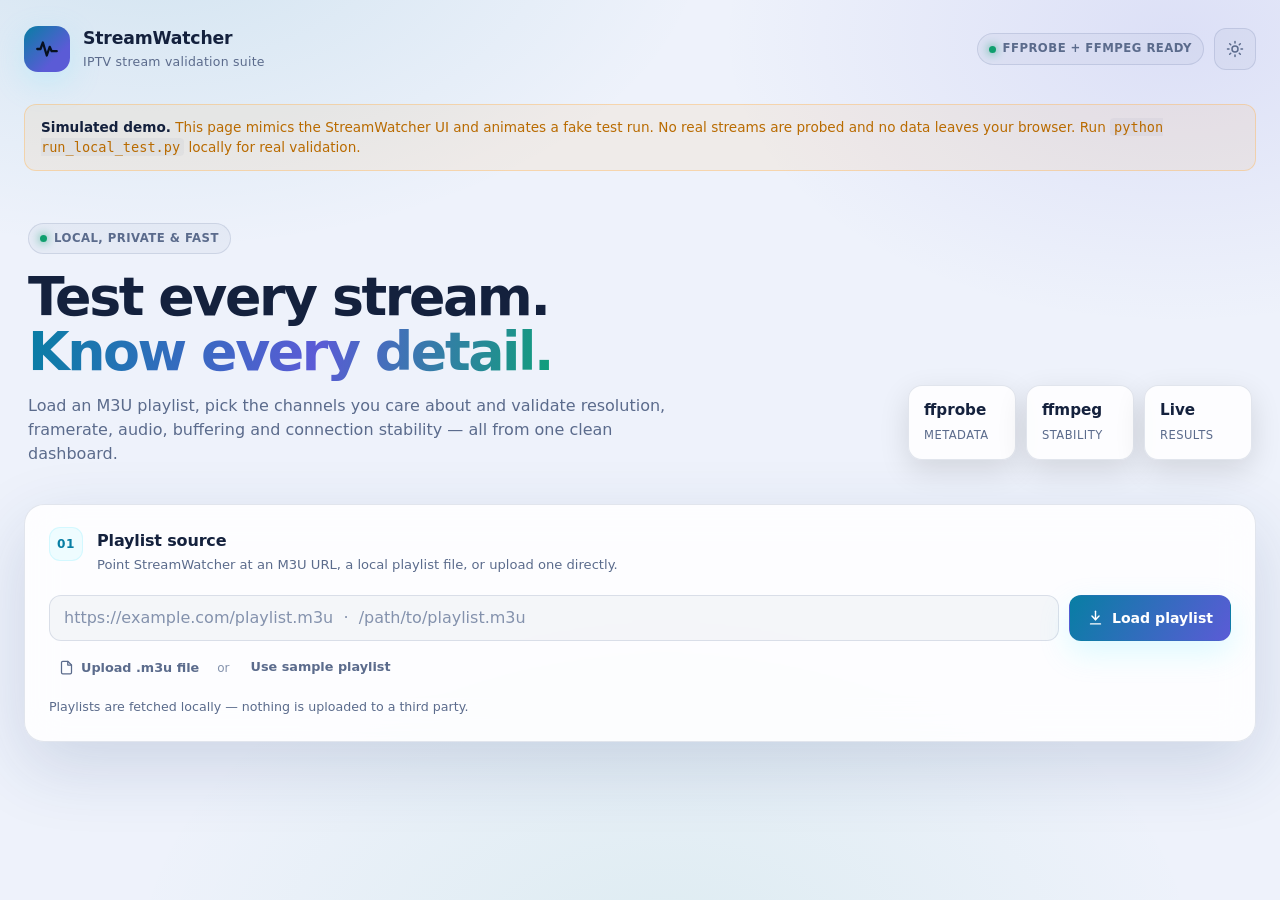
<file: docs/index.html>
<!DOCTYPE html>
<html lang="en" data-theme="dark">
<head>
  <meta charset="UTF-8">
  <meta name="viewport" content="width=device-width, initial-scale=1.0">
  <title>StreamWatcher · IPTV stream validation</title>
  <link rel="stylesheet" href="assets/theme.css">
  <style>
    html, body { overflow-x: hidden; }
    .shell {
      width: min(1440px, calc(100% - 48px));
      max-width: 100%;
      margin: 0 auto;
      padding: 22px 0 70px;
    }
    .layout { max-width: 100%; }

    .hero {
      display: flex;
      align-items: flex-end;
      justify-content: space-between;
      gap: 32px;
      padding: 34px 4px 8px;
    }

    .hero-copy { max-width: 760px; }

    .hero h2 {
      margin: 16px 0 14px;
      font-size: clamp(2.1rem, 4.2vw, 3.6rem);
      line-height: 1.02;
      letter-spacing: -0.045em;
      font-weight: 800;
    }

    .gradient-text {
      background: linear-gradient(100deg, var(--accent), var(--accent-2) 55%, var(--accent-3));
      -webkit-background-clip: text;
      background-clip: text;
      color: transparent;
    }

    .hero p {
      margin: 0;
      max-width: 650px;
      color: var(--muted);
      font-size: 1rem;
    }

    .hero-facts {
      display: flex;
      gap: 10px;
      flex-wrap: wrap;
      justify-content: flex-end;
      padding-bottom: 6px;
    }

    .fact {
      min-width: 108px;
      padding: 13px 15px;
      border: 1px solid var(--border);
      border-radius: 14px;
      background: var(--surface);
      box-shadow: 0 10px 30px rgba(0, 0, 0, 0.12);
    }

    .fact strong { display: block; font-size: 0.95rem; }
    .fact span { color: var(--muted); font-size: 0.72rem; letter-spacing: 0.04em; text-transform: uppercase; }

    .layout {
      display: grid;
      grid-template-columns: repeat(auto-fit, minmax(320px, 1fr));
      gap: 20px;
      align-items: start;
      margin-top: 30px;
    }

    .layout > .start-card {
      grid-column: 1 / -1;
    }

    .stack { display: contents; }
    #configAside { display: block; grid-column: 1 / -1; }

    .source-row { display: flex; gap: 10px; align-items: stretch; }
    .source-row .input { flex: 1; }
    .source-row .btn { min-height: 46px; flex: none; }

    .source-actions {
      display: flex;
      align-items: center;
      gap: 4px;
      flex-wrap: wrap;
      margin-top: 10px;
    }

    .divider { color: var(--faint); font-size: 0.75rem; padding: 0 4px; }

    .file-label {
      display: inline-flex;
      align-items: center;
      gap: 7px;
      min-height: 34px;
      padding: 0 10px;
      border-radius: 10px;
      color: var(--muted);
      font-size: 0.8rem;
      font-weight: 650;
      cursor: pointer;
      transition: 0.15s ease;
    }

    .file-label:hover { color: var(--text); background: var(--surface-2); }
    .file-label svg { width: 15px; height: 15px; }

    .load-status { margin-top: 13px; min-height: 18px; }
    .load-status.error { color: var(--danger); }
    .load-status.success { color: var(--success); }

    .channels-card { overflow: hidden; }
    .is-hidden { display: none !important; }

    .channel-toolbar {
      display: grid;
      grid-template-columns: minmax(160px, 1fr) minmax(150px, 0.65fr) auto;
      gap: 9px;
      align-items: stretch;
      padding: 0 24px;
      margin-top: 18px;
    }

    .channel-toolbar .input { min-height: 40px; font-size: 0.84rem; }

    .toolbar-actions { display: flex; gap: 6px; }

    .channel-list {
      max-height: 470px;
      min-height: 180px;
      overflow: auto;
      padding: 6px 16px 8px;
      margin-top: 10px;
      border-top: 1px solid var(--border);
      border-bottom: 1px solid var(--border);
    }

    .channel-row {
      display: grid;
      grid-template-columns: 20px minmax(0, 1fr) minmax(0, 0.9fr);
      gap: 11px;
      align-items: center;
      padding: 10px 8px;
      border-radius: 10px;
      cursor: pointer;
      transition: background 0.12s ease;
    }

    .channel-row + .channel-row { border-top: 1px solid var(--border); }
    .channel-row:hover { background: var(--surface-2); }

    .channel-row input[type="checkbox"] {
      width: 16px;
      height: 16px;
      accent-color: var(--accent-2);
      cursor: pointer;
    }

    .channel-main { min-width: 0; }
    .channel-name {
      display: block;
      font-size: 0.87rem;
      font-weight: 600;
      white-space: nowrap;
      overflow: hidden;
      text-overflow: ellipsis;
    }

    .channel-meta {
      display: block;
      color: var(--muted);
      font-size: 0.72rem;
      white-space: nowrap;
      overflow: hidden;
      text-overflow: ellipsis;
    }

    .channel-url {
      color: var(--faint);
      font-family: ui-monospace, SFMono-Regular, Menlo, Consolas, monospace;
      font-size: 0.68rem;
      white-space: nowrap;
      overflow: hidden;
      text-overflow: ellipsis;
      text-align: right;
    }

    .channel-list-empty {
      padding: 34px 20px;
      text-align: center;
      color: var(--muted);
      font-size: 0.86rem;
    }

    .list-foot {
      display: flex;
      justify-content: space-between;
      gap: 12px;
      align-items: center;
      padding: 13px 24px 17px;
      color: var(--muted);
      font-size: 0.78rem;
    }

    .settings-grid { display: grid; grid-template-columns: 1fr 1fr; gap: 13px; }

    .duration-control { display: flex; gap: 8px; }
    .duration-control .input:first-child { width: 42%; }
    .duration-control select { width: 58%; }

    .mode-grid { display: grid; grid-template-columns: repeat(3, 1fr); gap: 8px; margin-top: 10px; }

    .mode-card {
      position: relative;
      display: flex;
      align-items: center;
      justify-content: center;
      min-height: 48px;
      padding: 8px 6px;
      border: 1px solid var(--border);
      border-radius: 11px;
      background: var(--surface-2);
      color: var(--muted);
      font-size: 0.78rem;
      font-weight: 650;
      text-align: center;
      cursor: pointer;
      transition: 0.15s ease;
    }

    .mode-card input { position: absolute; opacity: 0; pointer-events: none; }
    .mode-card:hover { border-color: var(--border-strong); color: var(--text); }
    .mode-card:has(input:checked) {
      border-color: rgba(110, 231, 255, 0.45);
      background: rgba(110, 231, 255, 0.1);
      color: var(--accent);
      box-shadow: 0 0 0 1px rgba(110, 231, 255, 0.08) inset;
    }

    .iterations-row { display: flex; align-items: center; gap: 10px; margin-top: 11px; }
    .iterations-row .input { width: 100px; min-height: 38px; }

    .check-grid { display: flex; flex-direction: column; gap: 8px; margin-top: 16px; }

    .check-card {
      display: grid;
      grid-template-columns: 20px 1fr;
      gap: 11px;
      align-items: start;
      padding: 11px 12px;
      border: 1px solid var(--border);
      border-radius: 12px;
      background: var(--surface-2);
      cursor: pointer;
      transition: 0.15s ease;
    }

    .check-card:hover { border-color: var(--border-strong); }
    .check-card:has(input:checked) { border-color: rgba(139, 140, 255, 0.38); background: rgba(139, 140, 255, 0.075); }

    .check-card input {
      appearance: none;
      width: 18px;
      height: 18px;
      margin: 1px 0 0;
      border-radius: 5px;
      border: 1px solid var(--border-strong);
      background: var(--surface-2);
      cursor: pointer;
      position: relative;
    }

    .check-card input:checked { background: linear-gradient(135deg, var(--accent), var(--accent-2)); border-color: transparent; }
    .check-card input:checked::after {
      content: "";
      position: absolute;
      left: 5px;
      top: 1px;
      width: 5px;
      height: 10px;
      border: solid #07101f;
      border-width: 0 2px 2px 0;
      transform: rotate(45deg);
    }

    .check-copy strong { display: block; font-size: 0.82rem; font-weight: 650; }
    .check-copy span { display: block; color: var(--muted); font-size: 0.72rem; line-height: 1.35; }

    .threshold-grid { display: grid; grid-template-columns: 1fr 1fr; gap: 10px; margin-top: 13px; }

    .advanced { margin-top: 15px; border-top: 1px solid var(--border); padding-top: 13px; }
    .advanced summary {
      color: var(--muted);
      font-size: 0.79rem;
      font-weight: 650;
      cursor: pointer;
      list-style: none;
    }

    .advanced summary::-webkit-details-marker { display: none; }
    .advanced summary::before { content: "+"; display: inline-block; width: 15px; color: var(--accent); }
    .advanced[open] summary::before { content: "–"; }
    .advanced-grid { display: grid; grid-template-columns: 1fr 1fr; gap: 11px; margin-top: 13px; }

    .start-card { position: sticky; top: 18px; }
    .summary-list { display: flex; flex-direction: column; gap: 9px; margin: 4px 0 18px; }

    .summary-row {
      display: flex;
      justify-content: space-between;
      gap: 16px;
      color: var(--muted);
      font-size: 0.82rem;
    }

    .summary-row strong { color: var(--text); font-weight: 650; text-align: right; }
    .start-btn { width: 100%; min-height: 52px; font-size: 0.95rem; border-radius: 14px; }
    .start-note { margin: 12px 0 0; color: var(--faint); font-size: 0.73rem; text-align: center; }

    .warn-text { color: var(--warning); }

    @media (max-width: 1080px) {
      .layout { grid-template-columns: minmax(0, 1fr); }
      .start-card { position: static; }
      .hero { align-items: flex-start; flex-direction: column; }
      .hero-facts { justify-content: flex-start; }
    }

    @media (max-width: 700px) {
      .shell { width: calc(100% - 28px); padding-top: 8px; }
      .hero { padding-top: 22px; }
      .source-row { flex-direction: column; }
      .source-row .btn { width: 100%; }
      .channel-toolbar { grid-template-columns: 1fr; padding: 0 20px; }
      .toolbar-actions { justify-content: flex-start; }
      .channel-row { grid-template-columns: 20px minmax(0, 1fr); }
      .channel-url { display: none; }
      .settings-grid, .threshold-grid, .advanced-grid { grid-template-columns: 1fr; }
      .mode-grid { grid-template-columns: 1fr; }
      .list-foot { padding: 13px 20px 17px; }
    }
  /* Modal dialog */
  .modal-backdrop { position: fixed; inset: 0; background: rgba(0,0,0,0.6); z-index: 998; }
  .modal { position: fixed; inset: 0; z-index: 999; display: flex; align-items: center; justify-content: center; padding: 20px; }
  .modal[hidden], .modal-backdrop[hidden] { display: none !important; }
  .modal-card { width: min(420px, 100%); padding: 22px; border: 1px solid var(--border-strong); border-radius: 16px; background: var(--surface-solid); color: var(--text); box-shadow: var(--shadow); }
  .modal-card h3 { margin: 0 0 12px; font-size: 1.05rem; }
  .modal-card .progress-track { height: 10px; border-radius: 999px; background: var(--surface-3); overflow: hidden; border: 1px solid var(--border); }
  .modal-card .progress-fill { height: 100%; border-radius: inherit; background: linear-gradient(90deg, var(--accent), var(--accent-2) 58%, var(--accent-3)); transition: width 0.25s ease; }
  .modal-card p { margin: 10px 0 0; color: var(--muted); font-size: 0.85rem; }
  </style>
  <style>.demo-banner { margin: 0 0 18px; padding: 12px 16px; border: 1px solid rgba(255,180,84,0.4); border-radius: 12px; background: rgba(255,180,84,0.1); color: var(--warning); font-size: 0.85rem; } .demo-banner strong { color: var(--text); } .demo-banner code { background: var(--surface-2); padding: 1px 4px; border-radius: 4px; }</style>

<script>
(function(){
  const DEMO_CHANNELS = [
    {name:'Channel One', url:'http://demo/stream1.ts', group:'Entertainment'},
    {name:'Channel Two', url:'http://demo/stream2.ts', group:'Entertainment'},
    {name:'Kids TV', url:'http://demo/stream3.ts', group:'Kids'},
    {name:'Latino TV', url:'http://demo/stream4.ts', group:'Latino'},
    {name:'Sports HD', url:'http://demo/stream5.ts', group:'Sports'},
    {name:'News 24', url:'http://demo/stream6.ts', group:'News'},
    {name:'Movie Channel', url:'http://demo/stream7.ts', group:'Movies'},
    {name:'Music TV', url:'http://demo/stream8.ts', group:'Music'},
  ];
  const DEMO_CATS = [
    {id:'1', name:'Entertainment'}, {id:'2', name:'Sports'}, {id:'3', name:'Kids'}, {id:'4', name:'Netherlands'}, {id:'5', name:'News'}
  ];
  function delay(ms){ return new Promise(r=>setTimeout(r,ms)); }
  const origFetch = window.fetch;
  window.fetch = async function(url, opts){
    const u = String(url);
    if (!u.includes('/api/')) return origFetch(url, opts);
    await delay(300 + Math.random()*400);
    if (u.includes('/api/defaults')) return new Response(JSON.stringify({default_source:'', port:9001, ffprobe:true, ffmpeg:true, version:'1.0'}), {headers:{'Content-Type':'application/json'}});
    if (u.includes('/api/load')) {
      const body = opts && opts.body ? JSON.parse(opts.body) : {};
      let channels = DEMO_CHANNELS;
      if (body.source && body.source.toLowerCase().includes('ziggo')) channels = DEMO_CHANNELS.filter(c=>c.group==='Sports');
      return new Response(JSON.stringify({ok:true, channels: channels.map(c=>({...c})), groups:[...new Set(channels.map(c=>c.group))].sort(), count:channels.length}), {headers:{'Content-Type':'application/json'}});
    }
    if (u.includes('/api/xtream/categories')) return new Response(JSON.stringify({ok:true, categories: DEMO_CATS, count: DEMO_CATS.length}), {headers:{'Content-Type':'application/json'}});
    if (u.includes('/api/xtream/streams')) {
      const body = opts && opts.body ? JSON.parse(opts.body) : {};
      const ids = body.category_ids || [];
      const groups = ids.map(id => (DEMO_CATS.find(c=>c.id===String(id))||{}).name || 'Group');
      const channels = DEMO_CHANNELS.filter(c => groups.includes(c.group));
      return new Response(JSON.stringify({ok:true, channels: channels.map(c=>({...c})), groups, count:channels.length}), {headers:{'Content-Type':'application/json'}});
    }
    if (u.includes('/api/start')) {
      const body = opts && opts.body ? JSON.parse(opts.body) : {};
      localStorage.setItem('demo-run', JSON.stringify({start: Date.now(), channels: body.selected_channels || DEMO_CHANNELS, duration: body.duration_seconds || 15}));
      return new Response(JSON.stringify({ok:true, message:'Test started', run_id:'demo123'}), {headers:{'Content-Type':'application/json'}});
    }
    return new Response(JSON.stringify({ok:true}), {headers:{'Content-Type':'application/json'}});
  };
})();
</script>
</head>
<body>
  <header class="topbar">
    <div class="brand">
      <div class="brand-mark" aria-hidden="true">
        <svg viewBox="0 0 24 24" fill="none" stroke="currentColor" stroke-width="2.1" stroke-linecap="round" stroke-linejoin="round">
          <path d="M3 12h3l2.2-6 3.6 12 2.7-8 1.8 4H21"/>
        </svg>
      </div>
      <div>
        <h1>StreamWatcher</h1>
        <p>IPTV stream validation suite</p>
      </div>
    </div>
    <div class="top-actions">
      <span class="pill" id="enginePill" title="Local probe tools">
        <span class="dot" id="engineDot"></span>
        <span id="engineText">Checking tools…</span>
      </span>
      <button class="icon-btn" id="themeToggle" type="button" title="Toggle light/dark theme" aria-label="Toggle theme">
        <svg viewBox="0 0 24 24" fill="none" stroke="currentColor" stroke-width="2" stroke-linecap="round">
          <path d="M21 12.8A8.5 8.5 0 1 1 11.2 3a6.6 6.6 0 0 0 9.8 9.8Z"/>
        </svg>
      </button>
    </div>
  </header>

  <main class="shell">
  <div class="demo-banner"><strong>Simulated demo.</strong> This page mimics the StreamWatcher UI and animates a fake test run. No real streams are probed and no data leaves your browser. Run <code>python run_local_test.py</code> locally for real validation.</div>
    <section class="hero">
      <div class="hero-copy">
        <span class="pill"><span class="dot"></span>Local, private &amp; fast</span>
        <h2>Test every stream.<br><span class="gradient-text">Know every detail.</span></h2>
        <p>Load an M3U playlist, pick the channels you care about and validate resolution, framerate, audio, buffering and connection stability — all from one clean dashboard.</p>
      </div>
      <div class="hero-facts" aria-hidden="true">
        <div class="fact"><strong>ffprobe</strong><span>Metadata</span></div>
        <div class="fact"><strong>ffmpeg</strong><span>Stability</span></div>
        <div class="fact"><strong>Live</strong><span>Results</span></div>
      </div>
    </section>

    <form class="layout" id="setupForm" novalidate>
      <section class="card" id="playlistCard">
        <div class="card-head">
          <div class="step">01</div>
          <div>
            <h3 class="card-title">Playlist source</h3>
            <p class="card-sub">Point StreamWatcher at an M3U URL, a local playlist file, or upload one directly.</p>
          </div>
        </div>
          <div class="card-body">
            <div class="source-row">
              <input class="input" id="sourceInput" type="text" spellcheck="false" autocomplete="off"
                     placeholder="https://example.com/playlist.m3u  ·  /path/to/playlist.m3u">
              <button class="btn btn-primary" id="loadBtn" type="button">
                <svg viewBox="0 0 24 24" fill="none" stroke="currentColor" stroke-width="2" stroke-linecap="round" stroke-linejoin="round" aria-hidden="true">
                  <path d="M12 3v12"/><path d="m7 10 5 5 5-5"/><path d="M5 21h14"/>
                </svg>
                <span id="loadBtnText">Load playlist</span>
              </button>
            </div>
            <div class="source-actions">
              <label class="file-label" for="fileInput">
                <svg viewBox="0 0 24 24" fill="none" stroke="currentColor" stroke-width="2" stroke-linecap="round" stroke-linejoin="round" aria-hidden="true">
                  <path d="M14 2H6a2 2 0 0 0-2 2v16a2 2 0 0 0 2 2h12a2 2 0 0 0 2-2V8Z"/><path d="M14 2v6h6"/>
                </svg>
                Upload .m3u file
              </label>
              <input type="file" class="sr-only" id="fileInput" accept=".m3u,.m3u8,.txt,application/vnd.apple.mpegurl,audio/x-mpegurl,text/plain">
              <span class="divider">or</span>
              <button class="btn btn-ghost btn-sm" id="sampleBtn" type="button">Use sample playlist</button>
            </div>
            <p class="hint load-status" id="loadStatus">Playlists are fetched locally — nothing is uploaded to a third party.</p>
          </div>
        </section>

        <section class="card channels-card is-hidden" id="channelsCard">
          <div class="card-head">
            <div class="step">03</div>
            <div style="flex:1; min-width:0;">
              <h3 class="card-title">Choose channels <span class="badge badge-accent" id="channelCountBadge">0</span></h3>
              <p class="card-sub">Search, filter by group, then select exactly what should be tested.</p>
            </div>
          </div>

          <div class="channel-toolbar">
            <input class="input" id="channelSearch" type="search" placeholder="Search channels…" autocomplete="off">
            <select class="input" id="groupFilter">
              <option value="all">All groups</option>
            </select>
            <div class="toolbar-actions">
              <button class="btn btn-secondary btn-sm" id="selectAllBtn" type="button">Select visible</button>
              <button class="btn btn-secondary btn-sm" id="selectOnlyBtn" type="button">Only these</button>
              <button class="btn btn-ghost btn-sm" id="clearAllBtn" type="button">Clear visible</button>
            </div>
          </div>

          <div class="channel-list" id="channelList"></div>
          <div class="list-foot">
            <span id="showingText">No playlist loaded yet</span>
            <span><strong id="selectedCount">0</strong> selected</span>
          </div>
          <div class="card-body" style="padding-top:8px; display:flex; gap:8px; flex-wrap:wrap;">
            <button class="btn btn-ghost btn-sm is-hidden" id="reloadStreamsBtn" type="button">Reload streams from selected categories</button>
            <button class="btn btn-primary start-btn" id="nextStepChannelsBtn" type="button" disabled>Next step →</button>
          </div>
        </section>

      <section class="card channels-card is-hidden" id="categoriesCard">
        <div class="card-head">
          <div class="step">02</div>
          <div style="flex:1; min-width:0;">
            <h3 class="card-title">Choose categories <span class="badge badge-accent" id="categoryCountBadge">0</span></h3>
            <p class="card-sub">Xtream Codes server detected. Pick the categories (groups) to load streams from.</p>
          </div>
        </div>

        <div class="channel-toolbar">
          <input class="input" id="categorySearch" type="search" placeholder="Search categories…" autocomplete="off">
          <select class="input" id="categoryGroupFilter" hidden>
            <option value="all">All</option>
          </select>
          <div class="toolbar-actions">
            <button class="btn btn-secondary btn-sm" id="selectAllCategoriesBtn" type="button">Select visible</button>
            <button class="btn btn-secondary btn-sm" id="selectOnlyCategoriesBtn" type="button">Only these</button>
            <button class="btn btn-ghost btn-sm" id="clearCategoriesBtn" type="button">Clear visible</button>
          </div>
        </div>

        <div class="channel-list" id="categoryList"></div>
        <div class="list-foot">
          <span id="categoryShowingText">No categories loaded yet</span>
          <span><strong id="selectedCategoryCount">0</strong> selected</span>
        </div>
        <div class="card-body" style="padding-top:0;">
          <button class="btn btn-primary start-btn" id="nextStepCategoriesBtn" type="button" disabled>Next step →</button>
        </div>

      </section>

      <aside class="stack is-hidden" id="configAside">
        <div style="display:flex;justify-content:flex-start;">
          <button class="btn btn-ghost btn-sm" id="backToChannelsBtn" type="button">← Back to channels</button>
        </div>
        <section class="card">
          <div class="card-head">
            <div class="step">04</div>
            <div>
              <h3 class="card-title">Test setup</h3>
              <p class="card-sub">How long and how often each stream should be checked.</p>
            </div>
          </div>
          <div class="card-body">
            <div class="settings-grid">
              <div class="field">
                <label for="durationValue">Test duration</label>
                <div class="duration-control">
                  <input class="input" id="durationValue" type="number" min="1" step="1" value="15" inputmode="numeric">
                  <select class="input" id="durationUnit">
                    <option value="seconds">Seconds</option>
                    <option value="minutes">Minutes</option>
                    <option value="hours">Hours</option>
                  </select>
                </div>
              </div>
              <div class="field">
                <label for="probeTimeout">Probe timeout</label>
                <select class="input" id="probeTimeout">
                  <option value="10">10 seconds</option>
                  <option value="20" selected>20 seconds</option>
                  <option value="30">30 seconds</option>
                  <option value="60">60 seconds</option>
                </select>
              </div>
            </div>

            <div class="field" style="margin-top:15px;">
              <span class="field-label">Loop mode</span>
              <div class="mode-grid">
                <label class="mode-card"><input type="radio" name="loopMode" value="single" checked>Single run</label>
                <label class="mode-card"><input type="radio" name="loopMode" value="loop-times">Loop X times</label>
                <label class="mode-card"><input type="radio" name="loopMode" value="infinite">Infinite</label>
              </div>
              <div class="iterations-row is-hidden" id="iterationsRow">
                <label for="loopIterations" class="hint">Iterations</label>
                <input class="input" id="loopIterations" type="number" min="1" max="10000" value="3" inputmode="numeric">
              </div>
            </div>

            <div class="field" style="margin-top:15px;">
              <label for="concurrency">Parallel probes</label>
              <select class="input" id="concurrency">
                <option value="1" selected>1 · sequential (best accuracy)</option>
                <option value="2">2 at a time</option>
                <option value="3">3 at a time</option>
                <option value="5">5 at a time</option>
                <option value="8">8 at a time (fast)</option>
                <option value="10">10 at a time (fastest)</option>
              </select>
            </div>
            <p class="hint" style="margin-top:9px;" id="durationPreview">15s of stability monitoring per channel.</p>
          </div>
        </section>

        <section class="card">
          <div class="card-head">
            <div class="step">05</div>
            <div>
              <h3 class="card-title">What to test</h3>
              <p class="card-sub">Pick the checks that matter. Detected values always appear in results.</p>
            </div>
          </div>
          <div class="card-body">
            <div class="check-grid">
              <label class="check-card">
                <input type="checkbox" id="checkResolution" checked>
                <span class="check-copy"><strong>Resolution</strong><span>Detect width × height and flag streams below your minimum.</span></span>
              </label>
              <label class="check-card">
                <input type="checkbox" id="checkFramerate" checked>
                <span class="check-copy"><strong>Framerate</strong><span>Read the stream's real FPS and flag low frame rates.</span></span>
              </label>
              <label class="check-card">
                <input type="checkbox" id="checkAudio" checked>
                <span class="check-copy"><strong>Audio track</strong><span>Confirm that an audio stream is present and report its codec.</span></span>
              </label>
              <label class="check-card">
                <input type="checkbox" id="checkBuffering" checked>
                <span class="check-copy"><strong>Buffering</strong><span>Monitor the stream for buffering warnings during the test window.</span></span>
              </label>
              <label class="check-card">
                <input type="checkbox" id="checkDisconnects" checked>
                <span class="check-copy"><strong>Disconnects &amp; errors</strong><span>Count failed reads, timeouts and dropped connections.</span></span>
              </label>
              <label class="check-card">
                <input type="checkbox" id="checkSmoothness" checked>
                <span class="check-copy"><strong>Smoothness / frame pacing</strong><span>Decode a short sample to verify real 50/60 fps pacing, jitter, gaps and interlacing (slower).</span></span>
              </label>
              <label class="check-card">
                <input type="checkbox" id="checkPicture" checked>
                <span class="check-copy"><strong>Picture / black screen</strong><span>Detect streams that show a black screen or no picture.</span></span>
              </label>
              <label class="check-card">
                <input type="checkbox" id="autoRetry" >
                <span class="check-copy"><strong>Auto-retry failed probes</strong><span>Automatically re-probe a channel that fails, up to the counter below.</span></span>
              </label>
              <div class="field" style="margin-top:4px;">
                <label for="retryCount">Retry count</label>
                <input class="input" id="retryCount" type="number" min="0" max="5" value="2" inputmode="numeric">
              </div>
              <div class="check-grid" style="margin-top:8px;">
                <label class="check-card">
                  <input type="checkbox" id="retryOn5xx" checked>
                  <span class="check-copy"><strong>Retry on 5xx (server errors)</strong><span>Re-probe when the stream returns HTTP 500/502/503/etc.</span></span>
                </label>
                <label class="check-card">
                  <input type="checkbox" id="retryOn4xx">
                  <span class="check-copy"><strong>Retry on 4xx (client errors)</strong><span>Re-probe on HTTP 400/403/404/etc. (off by default).</span></span>
                </label>
              </div>
            </div>

            <div class="threshold-grid">
              <div class="field">
                <label for="minResolution">Minimum resolution</label>
                <select class="input" id="minResolution">
                  <option value="0" selected>Any</option>
                  <option value="480">480p</option>
                  <option value="576">576p</option>
                  <option value="720">720p</option>
                  <option value="1080">1080p</option>
                  <option value="1440">1440p</option>
                  <option value="2160">4K / 2160p</option>
                </select>
              </div>
              <div class="field">
                <label for="minFps">Minimum framerate</label>
                <select class="input" id="minFps">
                  <option value="0" selected>Any</option>
                  <option value="24">24 fps</option>
                  <option value="25">25 fps</option>
                  <option value="30">30 fps</option>
                  <option value="50">50 fps</option>
                  <option value="60">60 fps</option>
                </select>
              </div>
            </div>
          </div>
        </section>

        <section class="card start-card">
          <div class="card-body">
            <div class="summary-list">
              <div class="summary-row"><span>Channels</span><strong id="summaryChannels">0 selected</strong></div>
              <div class="summary-row"><span>Duration per channel</span><strong id="summaryDuration">15 seconds</strong></div>
              <div class="summary-row"><span>Loop</span><strong id="summaryLoop">Single run</strong></div>
              <div class="summary-row"><span>Estimated time</span><strong id="summaryEta">—</strong></div>
            </div>
            <button class="btn btn-primary start-btn" id="startBtn" type="submit" disabled>
              <svg viewBox="0 0 24 24" fill="none" stroke="currentColor" stroke-width="2.2" stroke-linecap="round" stroke-linejoin="round" aria-hidden="true">
                <path d="m7 4 13 8-13 8Z"/>
              </svg>
              Start testing
            </button>
            <p class="start-note">Results open automatically in the live dashboard.</p>
          </div>
        </section>
      </aside>
    </form>
  </main>

  <div class="modal-backdrop" id="streamsModalBackdrop" hidden></div>
  <div class="modal" id="streamsModal" hidden>
    <div class="modal-card">
      <h3>Loading streams</h3>
      <div class="progress-track"><div class="progress-fill" id="streamsProgressFill" style="width:0%;"></div></div>
      <p id="streamsProgressText">Loading…</p>
    </div>
  </div>

  <div class="toast" id="toast" role="status" aria-live="polite">
    <svg viewBox="0 0 24 24" fill="none" stroke="currentColor" stroke-width="2" stroke-linecap="round" aria-hidden="true">
      <circle cx="12" cy="12" r="9"/><path d="M12 8v5"/><path d="M12 16.5h.01"/>
    </svg>
    <span id="toastText"></span>
  </div>

  <script>
    const $ = (selector) => document.querySelector(selector);
    const MAX_RENDERED_CHANNELS = 800;

    const state = {
      channels: [],
      selected: new Set(),
      source: '',
      loading: false,
      durationParam: null,
      categories: [],
      selectedCategories: new Set(),
      xtreamSource: '',
      currentStep: 1
    };


    const els = {
      sourceInput: $('#sourceInput'),
      loadBtn: $('#loadBtn'),
      loadBtnText: $('#loadBtnText'),
      sampleBtn: $('#sampleBtn'),
      fileInput: $('#fileInput'),
      loadStatus: $('#loadStatus'),
      channelsCard: $('#channelsCard'),
      categoriesCard: $('#categoriesCard'),
      configAside: $('#configAside'),
      backToChannelsBtn: $('#backToChannelsBtn'),
      nextStepChannelsBtn: $('#nextStepChannelsBtn'),
      nextStepCategoriesBtn: $('#nextStepCategoriesBtn'),
      reloadStreamsBtn: $('#reloadStreamsBtn'),
      streamsProgress: $('#streamsProgress'),
      categoryCountBadge: $('#categoryCountBadge'),
      categorySearch: $('#categorySearch'),
      selectAllCategoriesBtn: $('#selectAllCategoriesBtn'),
      selectOnlyCategoriesBtn: $('#selectOnlyCategoriesBtn'),
      clearCategoriesBtn: $('#clearCategoriesBtn'),
      categoryList: $('#categoryList'),
      categoryShowingText: $('#categoryShowingText'),
      selectedCategoryCount: $('#selectedCategoryCount'),
      loadStreamsBtn: $('#loadStreamsBtn'),
      channelCountBadge: $('#channelCountBadge'),
      channelSearch: $('#channelSearch'),
      groupFilter: $('#groupFilter'),
      selectAllBtn: $('#selectAllBtn'),
      selectOnlyBtn: $('#selectOnlyBtn'),
      clearAllBtn: $('#clearAllBtn'),
      channelList: $('#channelList'),
      showingText: $('#showingText'),
      selectedCount: $('#selectedCount'),
      durationValue: $('#durationValue'),
      durationUnit: $('#durationUnit'),
      probeTimeout: $('#probeTimeout'),
      iterationsRow: $('#iterationsRow'),
      loopIterations: $('#loopIterations'),
      concurrency: $('#concurrency'),
      durationPreview: $('#durationPreview'),
      checkResolution: $('#checkResolution'),
      checkFramerate: $('#checkFramerate'),
      checkAudio: $('#checkAudio'),
      checkBuffering: $('#checkBuffering'),
      checkDisconnects: $('#checkDisconnects'),
      checkSmoothness: $('#checkSmoothness'),
      checkPicture: $('#checkPicture'),
      autoRetry: $('#autoRetry'),
      retryCount: $('#retryCount'),
      retryOn5xx: $('#retryOn5xx'),
      retryOn4xx: $('#retryOn4xx'),
      minResolution: $('#minResolution'),
      minFps: $('#minFps'),
      summaryChannels: $('#summaryChannels'),
      summaryDuration: $('#summaryDuration'),
      summaryLoop: $('#summaryLoop'),
      summaryEta: $('#summaryEta'),
      startBtn: $('#startBtn'),
      setupForm: $('#setupForm'),
      toast: $('#toast'),
      toastText: $('#toastText'),
      themeToggle: $('#themeToggle'),
      engineText: $('#engineText'),
      engineDot: $('#engineDot')
    };

    function escapeHtml(value) {
      return String(value ?? '').replace(/[&<>"']/g, (char) => ({
        '&': '&amp;', '<': '&lt;', '>': '&gt;', '"': '&quot;', "'": '&#39;'
      })[char]);
    }

    function hostLabel(url) {
      try {
        return new URL(url).hostname.replace(/^www\./, '');
      } catch (error) {
        return url.length > 48 ? url.slice(0, 48) + '…' : url;
      }
    }

    function humanDuration(seconds) {
      seconds = Math.max(0, Math.round(seconds));
      if (seconds < 60) return `${seconds} second${seconds === 1 ? '' : 's'}`;
      if (seconds < 3600) {
        const minutes = Math.floor(seconds / 60);
        const rest = seconds % 60;
        return `${minutes}m${rest ? ` ${rest}s` : ''}`;
      }
      const hours = Math.floor(seconds / 3600);
      const minutes = Math.floor((seconds % 3600) / 60);
      return `${hours}h${minutes ? ` ${minutes}m` : ''}`;
    }

    let toastTimer = null;
    function showToast(message, isError = false) {
      els.toastText.textContent = message;
      els.toast.classList.toggle('error', isError);
      els.toast.classList.add('show');
      clearTimeout(toastTimer);
      toastTimer = setTimeout(() => els.toast.classList.remove('show'), 5200);
    }

    // Theme
    function applyTheme(theme) {
      document.documentElement.dataset.theme = theme;
      localStorage.setItem('sw-theme', theme);
      els.themeToggle.innerHTML = theme === 'dark'
        ? '<svg viewBox="0 0 24 24" fill="none" stroke="currentColor" stroke-width="2" stroke-linecap="round"><path d="M21 12.8A8.5 8.5 0 1 1 11.2 3a6.6 6.6 0 0 0 9.8 9.8Z"/></svg>'
        : '<svg viewBox="0 0 24 24" fill="none" stroke="currentColor" stroke-width="2" stroke-linecap="round"><circle cx="12" cy="12" r="4"/><path d="M12 2v2M12 20v2M4.9 4.9l1.4 1.4M17.7 17.7l1.4 1.4M2 12h2M20 12h2M4.9 19.1l1.4-1.4M17.7 6.3l1.4-1.4"/></svg>';
    }

    applyTheme(localStorage.getItem('sw-theme') ||
      (window.matchMedia && window.matchMedia('(prefers-color-scheme: light)').matches ? 'light' : 'dark'));

    els.themeToggle.addEventListener('click', () => {
      applyTheme(document.documentElement.dataset.theme === 'dark' ? 'light' : 'dark');
    });

    async function postJSON(url, payload) {
      const response = await fetch(url, {
        method: 'POST',
        headers: { 'Content-Type': 'application/json' },
        body: JSON.stringify(payload)
      });
      let data = {};
      try { data = await response.json(); } catch (error) { /* ignore */ }
      if (!response.ok || data.ok === false) {
        throw new Error(data.error || data.message || `Request failed (${response.status})`);
      }
      return data;
    }

    function setLoading(isLoading, label = 'Load playlist') {
      state.loading = isLoading;
      els.loadBtn.disabled = isLoading;
      els.loadBtnText.textContent = label;
      updateSummary();
    }

    function setLoadStatus(message, type = '') {
      els.loadStatus.textContent = message;
      els.loadStatus.className = 'hint load-status' + (type ? ' ' + type : '');
    }

    function currentDurationSeconds() {
      const raw = parseFloat(els.durationValue.value || '0');
      const unit = els.durationUnit.value;
      const multiplier = unit === 'minutes' ? 60 : unit === 'hours' ? 3600 : 1;
      if (!Number.isFinite(raw) || raw <= 0) return 15;
      return Math.max(1, Math.round(raw * multiplier));
    }

    function selectedChannels() {
      return state.channels.filter((channel) => state.selected.has(channel.url));
    }

    function filteredChannels() {
      const query = els.channelSearch.value.trim().toLowerCase();
      const group = els.groupFilter.value;
      return state.channels.filter((channel) => {
        if (group !== 'all' && channel.group !== group) return false;
        if (!query) return true;
        return channel.name.toLowerCase().includes(query) ||
          channel.group.toLowerCase().includes(query) ||
          channel.url.toLowerCase().includes(query);
      });
    }

    function showStep(step) {
      state.currentStep = step;
      const playlist = document.getElementById('playlistCard');
      const channels = els.channelsCard;
      const categories = els.categoriesCard;
      const config = els.configAside;

      // reset
      if (playlist) playlist.style.display = step === 1 ? '' : 'none';
      if (config) {
        config.classList.toggle('is-hidden', step !== 4);
        config.style.display = step === 4 ? '' : 'none';
      }

      if (step === 1) {
        if (channels) { channels.classList.add('is-hidden'); channels.style.display = 'none'; }
        if (categories) { categories.classList.add('is-hidden'); categories.style.display = 'none'; }
      } else if (step === 2) {
        if (categories) {
          const show = !categories.classList.contains('is-hidden');
          categories.style.display = show ? '' : 'none';
        }
        if (channels) { channels.classList.add('is-hidden'); channels.style.display = 'none'; }
      } else if (step === 3) {
        if (channels) {
          const show = !channels.classList.contains('is-hidden');
          channels.style.display = show ? '' : 'none';
        }
        if (categories) { categories.classList.add('is-hidden'); categories.style.display = 'none'; }
      } else if (step === 4) {
        if (channels) { channels.classList.add('is-hidden'); channels.style.display = 'none'; }
        if (categories) { categories.classList.add('is-hidden'); categories.style.display = 'none'; }
      }
    }


    function isXtreamSource(source) {
      return /username=/i.test(source || '') && /password=/i.test(source || '') &&
        (/get\.php/i.test(source || '') || /player_api\.php/i.test(source || ''));
    }

    function filteredCategories() {
      const query = (els.categorySearch && els.categorySearch.value || '').trim().toLowerCase();
      return state.categories.filter((category) => {
        if (!query) return true;
        return category.name.toLowerCase().includes(query) ||
          String(category.id).toLowerCase().includes(query);
      });
    }

    function renderCategories() {
      const list = filteredCategories();
      const shown = list.slice(0, MAX_RENDERED_CHANNELS);
      if (!shown.length) {
        els.categoryList.innerHTML = '<div class="channel-list-empty">No categories match this filter.</div>';
      } else {
        els.categoryList.innerHTML = shown.map((category) => `
          <label class="channel-row">
            <input type="checkbox" data-id="${escapeHtml(category.id)}" ${state.selectedCategories.has(category.id) ? 'checked' : ''}>
            <span class="channel-main">
              <span class="channel-name" title="${escapeHtml(category.name)}">${escapeHtml(category.name)}</span>
              <span class="channel-meta">ID ${escapeHtml(category.id)}</span>
            </span>
            <span class="channel-url" title="${escapeHtml(category.id)}">${escapeHtml(category.id)}</span>
          </label>
        `).join('');
      }
      const hiddenCount = list.length - shown.length;
      els.categoryShowingText.textContent = hiddenCount > 0
        ? `Showing ${shown.length} of ${list.length} matches — refine your search`
        : `${list.length} categor${list.length === 1 ? 'y' : 'ies'} shown`;
      els.categoryCountBadge.textContent = String(state.categories.length);
      els.selectedCategoryCount.textContent = String(state.selectedCategories.size);
      if (els.loadStreamsBtn) els.loadStreamsBtn.disabled = state.loading || state.selectedCategories.size === 0;
      if (els.nextStepCategoriesBtn) els.nextStepCategoriesBtn.disabled = state.selectedCategories.size === 0;
    }

    function populateGroups() {
      const groups = [...new Set(state.channels.map((channel) => channel.group))]
        .sort((a, b) => a.localeCompare(b, undefined, { sensitivity: 'base' }));
      els.groupFilter.innerHTML = `<option value="all">All groups (${state.channels.length})</option>` +
        groups.map((group) => {
          const count = state.channels.filter((channel) => channel.group === group).length;
          return `<option value="${escapeHtml(group)}">${escapeHtml(group)} (${count})</option>`;
        }).join('');
    }

    function renderChannels() {
      const list = filteredChannels();
      const shown = list.slice(0, MAX_RENDERED_CHANNELS);

      if (!shown.length) {
        els.channelList.innerHTML = '<div class="channel-list-empty">No channels match this filter.</div>';
      } else {
        els.channelList.innerHTML = shown.map((channel) => `
          <label class="channel-row">
            <input type="checkbox" data-url="${escapeHtml(channel.url)}" ${state.selected.has(channel.url) ? 'checked' : ''}>
            <span class="channel-main">
              <span class="channel-name" title="${escapeHtml(channel.name)}">${escapeHtml(channel.name)}</span>
              <span class="channel-meta">${escapeHtml(channel.group)} · ${escapeHtml(hostLabel(channel.url))}</span>
            </span>
            <span class="channel-url" title="${escapeHtml(channel.url)}">${escapeHtml(channel.url)}</span>
          </label>
        `).join('');
      }

      const hiddenCount = list.length - shown.length;
      els.showingText.textContent = hiddenCount > 0
        ? `Showing ${shown.length} of ${list.length} matches — refine your search to see more`
        : `${list.length} channel${list.length === 1 ? '' : 's'} shown`;

      els.channelCountBadge.textContent = String(state.channels.length);
      els.selectedCount.textContent = String(state.selected.size);
      updateSummary();
      if (els.nextStepChannelsBtn) els.nextStepChannelsBtn.disabled = state.selected.size === 0;
    }

    function updateSummary() {
      const count = state.selected.size;
      const duration = currentDurationSeconds();
      const loopMode = document.querySelector('input[name="loopMode"]:checked')?.value || 'single';
      const iterations = Math.max(1, parseInt(els.loopIterations.value || '1', 10) || 1);
      const concurrency = Math.max(1, parseInt(els.concurrency.value || '1', 10) || 1);
      const stabilityEnabled = els.checkBuffering.checked || els.checkDisconnects.checked;

      els.summaryChannels.textContent = count
        ? `${count} channel${count === 1 ? '' : 's'} selected`
        : '0 selected';

      els.summaryDuration.textContent = humanDuration(duration);

      if (loopMode === 'single') els.summaryLoop.textContent = 'Single run';
      else if (loopMode === 'loop-times') els.summaryLoop.textContent = `${iterations} iteration${iterations === 1 ? '' : 's'}`;
      else els.summaryLoop.textContent = 'Infinite';

      let totalSeconds = stabilityEnabled ? Math.ceil((count * duration) / concurrency) : Math.ceil(count * 6 / concurrency);
      if (loopMode === 'loop-times') totalSeconds *= iterations;
      if (count === 0) {
        els.summaryEta.textContent = '—';
      } else if (loopMode === 'infinite') {
        els.summaryEta.textContent = `~${humanDuration(totalSeconds)} per loop`;
      } else {
        els.summaryEta.textContent = `~${humanDuration(totalSeconds)}`;
      }

      els.durationPreview.textContent = stabilityEnabled
        ? `${humanDuration(duration)} of stability monitoring per channel.`
        : 'Stability monitoring is off — each channel gets a quick metadata probe only.';

      els.startBtn.disabled = state.loading || count === 0;
    }

    function loadPlaylistIntoUi(payload, sourceLabel) {
      state.channels = payload.channels || [];
      state.selected = new Set(state.channels.map((channel) => channel.url));
      state.source = sourceLabel || els.sourceInput.value.trim();
      els.channelSearch.value = '';
      populateGroups();
      renderChannels();
      els.channelsCard.classList.remove('is-hidden');
      showStep(3);
      setLoadStatus(
        `Loaded ${state.channels.length} channels from ${sourceLabel || 'playlist'}. All channels are selected.`,
        'success'
      );
      setTimeout(() => els.channelsCard.scrollIntoView({ behavior: 'smooth', block: 'start' }), 60);
    }

    async function loadFromSource() {
      const source = els.sourceInput.value.trim();
      if (!source) {
        setLoadStatus('Enter a playlist URL or local path first.', 'error');
        els.sourceInput.focus();
        return;
      }

      setLoading(true, 'Loading…');
      try {
        if (isXtreamSource(source)) {
          setLoadStatus('Fetching Xtream categories…');
          const payload = await postJSON('/api/xtream/categories', { source });
          state.categories = payload.categories || [];
          state.selectedCategories = new Set(state.categories.map((category) => category.id));
          state.xtreamSource = source;
          state.channels = [];
          state.selected = new Set();
          renderCategories();
          els.categoriesCard.classList.remove('is-hidden');
          els.channelsCard.classList.add('is-hidden');
          setLoadStatus(`Loaded ${state.categories.length} categories. Select categories, then load streams.`, 'success');
          showStep(2);
        } else {
          setLoadStatus('Fetching and parsing playlist…');
          const payload = await postJSON('/api/load', { source });
          loadPlaylistIntoUi(payload, source);
          showStep(3);
        }
      } catch (error) {
        setLoadStatus(error.message, 'error');
        showToast(error.message, true);
      } finally {
        setLoading(false);
      }
    }

    async function loadStreamsFromCategories() {
      const selected = [...state.selectedCategories];
      if (!selected.length) {
        showToast('Select at least one category first.', true);
        return;
      }
      setLoading(true, 'Loading streams…');
      const backdrop = document.getElementById('streamsModalBackdrop');
      const modal = document.getElementById('streamsModal');
      const fill = document.getElementById('streamsProgressFill');
      const text = document.getElementById('streamsProgressText');
      if (backdrop) backdrop.hidden = false;
      if (modal) modal.hidden = false;
      if (fill) fill.style.width = '0%';
      if (text) text.textContent = `Loading streams from ${selected.length} categor${selected.length === 1 ? 'y' : 'ies'}…`;

      const all = [];
      const seen = new Set();
      try {
        for (let i = 0; i < selected.length; i++) {
          const payload = await postJSON('/api/xtream/streams', {
            source: state.xtreamSource,
            category_ids: [selected[i]]
          });
          (payload.channels || []).forEach((channel) => {
            if (seen.has(channel.url)) return;
            seen.add(channel.url);
            all.push(channel);
          });
          const pct = Math.round(((i + 1) / selected.length) * 100);
          if (fill) fill.style.width = pct + '%';
          if (text) text.textContent = `Loaded ${all.length} channels so far · category ${i + 1} of ${selected.length}`;
        }

        state.channels = all;
        state.selected = new Set(state.channels.map((channel) => channel.url));
        state.source = state.xtreamSource;
        els.sourceInput.value = state.xtreamSource;
        els.channelSearch.value = '';
        populateGroups();
        renderChannels();
        els.channelsCard.classList.remove('is-hidden');
        els.categoriesCard.classList.add('is-hidden');
        if (els.reloadStreamsBtn) els.reloadStreamsBtn.classList.remove('is-hidden');
        setLoadStatus(`Loaded ${state.channels.length} channels from ${selected.length} categories.`, 'success');
        showStep(3);
        if (els.nextStepChannelsBtn) els.nextStepChannelsBtn.disabled = state.selected.size === 0;
        setTimeout(() => els.channelsCard.scrollIntoView({ behavior: 'smooth', block: 'start' }), 60);
      } catch (error) {
        setLoadStatus(error.message, 'error');
        showToast(error.message, true);
      } finally {
        setLoading(false);
        const backdrop = document.getElementById('streamsModalBackdrop');
        const modal = document.getElementById('streamsModal');
        if (backdrop) backdrop.hidden = true;
        if (modal) modal.hidden = true;
      }
    }

    async function loadFromFile(file) {
      if (!file) return;
      setLoading(true, 'Reading…');
      setLoadStatus(`Reading ${file.name}…`);
      try {
        const text = await file.text();
        const payload = await postJSON('/api/load', { content: text, filename: file.name });
        els.sourceInput.value = file.name;
        loadPlaylistIntoUi(payload, file.name);
        showStep(3);
      } catch (error) {
        setLoadStatus(error.message, 'error');
        showToast(error.message, true);
      } finally {
        setLoading(false);
        els.fileInput.value = '';
      }
    }

    async function startTest(event) {
      event.preventDefault();
      const channels = selectedChannels();
      if (!channels.length) {
        showToast('Select at least one channel before starting.', true);
        return;
      }

      const loopMode = document.querySelector('input[name="loopMode"]:checked')?.value || 'single';
      const iterations = Math.max(1, parseInt(els.loopIterations.value || '1', 10) || 1);
      const options = {
        check_resolution: els.checkResolution.checked,
        check_framerate: els.checkFramerate.checked,
        check_audio: els.checkAudio.checked,
        check_buffering: els.checkBuffering.checked,
        check_disconnects: els.checkDisconnects.checked,
        check_smoothness: els.checkSmoothness.checked,
        check_picture: els.checkPicture.checked,
        auto_retry: els.autoRetry.checked,
        retry_count: parseInt(els.retryCount.value || '0', 10) || 0,
        retry_on_5xx: els.retryOn5xx.checked,
        retry_on_4xx: els.retryOn4xx.checked,
        min_height: parseInt(els.minResolution.value || '0', 10) || 0,
        min_fps: parseFloat(els.minFps.value || '0') || 0,
        probe_timeout: parseInt(els.probeTimeout.value || '20', 10) || 20,
        concurrency: parseInt(els.concurrency.value || '1', 10) || 1
      };

      const originalHtml = els.startBtn.innerHTML;
      els.startBtn.disabled = true;
      els.startBtn.innerHTML = '<span class="spinner"></span> Starting…';

      try {
        await postJSON('/api/start', {
          source: state.source || els.sourceInput.value.trim() || 'selected channels',
          selected_channels: channels,
          duration_seconds: currentDurationSeconds(),
          loop_mode: loopMode,
          loop_iterations: loopMode === 'loop-times' ? iterations : 1,
          options
        });
        window.location.href = 'results.html';
      } catch (error) {
        showToast(error.message, true);
        els.startBtn.disabled = false;
        els.startBtn.innerHTML = originalHtml;
      }
    }

    // Events
    els.loadBtn.addEventListener('click', loadFromSource);
    els.sampleBtn.addEventListener('click', () => {
      els.sourceInput.value = 'data/test_sample.m3u';
      loadFromSource();
    });
    els.fileInput.addEventListener('change', () => loadFromFile(els.fileInput.files[0]));
    els.sourceInput.addEventListener('keydown', (event) => {
      if (event.key === 'Enter') {
        event.preventDefault();
        loadFromSource();
      }
    });

    els.channelSearch.addEventListener('input', renderChannels);
    els.groupFilter.addEventListener('change', renderChannels);

    els.selectAllBtn.addEventListener('click', () => {
      filteredChannels().forEach((channel) => state.selected.add(channel.url));
      renderChannels();
    });

    els.selectOnlyBtn.addEventListener('click', () => {
      state.selected = new Set(filteredChannels().map((channel) => channel.url));
      renderChannels();
    });

    els.clearAllBtn.addEventListener('click', () => {
      filteredChannels().forEach((channel) => state.selected.delete(channel.url));
      renderChannels();
    });

    els.channelList.addEventListener('change', (event) => {
      const checkbox = event.target.closest('input[type="checkbox"][data-url]');
      if (!checkbox) return;
      if (checkbox.checked) state.selected.add(checkbox.dataset.url);
      else state.selected.delete(checkbox.dataset.url);
      els.selectedCount.textContent = String(state.selected.size);
      updateSummary();
      if (els.nextStepChannelsBtn) els.nextStepChannelsBtn.disabled = state.selected.size === 0;
    });

    document.querySelectorAll('input[name="loopMode"]').forEach((radio) => {
      radio.addEventListener('change', () => {
        els.iterationsRow.classList.toggle('is-hidden', radio.value !== 'loop-times');
        updateSummary();
      });
    });

    [els.durationValue, els.durationUnit, els.probeTimeout, els.loopIterations, els.concurrency,
      els.checkResolution, els.checkFramerate, els.checkAudio, els.checkBuffering, els.checkDisconnects,
      els.checkSmoothness, els.checkPicture, els.autoRetry, els.retryCount, els.retryOn5xx, els.retryOn4xx, els.minResolution, els.minFps].forEach((element) => {
      element.addEventListener('change', updateSummary);
      element.addEventListener('input', updateSummary);
    });

    els.categorySearch.addEventListener('input', renderCategories);
    els.categoryList.addEventListener('change', (event) => {
      const checkbox = event.target.closest('input[type="checkbox"][data-id]');
      if (!checkbox) return;
      if (checkbox.checked) state.selectedCategories.add(checkbox.dataset.id);
      else state.selectedCategories.delete(checkbox.dataset.id);
      els.selectedCategoryCount.textContent = String(state.selectedCategories.size);
      if (els.loadStreamsBtn) els.loadStreamsBtn.disabled = state.loading || state.selectedCategories.size === 0;
      if (els.nextStepCategoriesBtn) els.nextStepCategoriesBtn.disabled = state.selectedCategories.size === 0;
    });
    els.selectAllCategoriesBtn.addEventListener('click', () => {
      filteredCategories().forEach((category) => state.selectedCategories.add(category.id));
      renderCategories();
    });
    els.selectOnlyCategoriesBtn.addEventListener('click', () => {
      state.selectedCategories = new Set(filteredCategories().map((category) => category.id));
      renderCategories();
    });
    els.clearCategoriesBtn.addEventListener('click', () => {
      filteredCategories().forEach((category) => state.selectedCategories.delete(category.id));
      renderCategories();
    });
    if (els.reloadStreamsBtn) {
      els.reloadStreamsBtn.addEventListener('click', () => {
        if (state.selectedCategories.size === 0) return;
        loadStreamsFromCategories();
      });
    }
    if (els.backToChannelsBtn) {
      els.backToChannelsBtn.addEventListener('click', () => showStep(3));
    }

    if (els.nextStepChannelsBtn) {
      els.nextStepChannelsBtn.addEventListener('click', () => {
        if (state.selected.size === 0) return;
        showStep(4);
      });
    }
    if (els.nextStepCategoriesBtn) {
      els.nextStepCategoriesBtn.addEventListener('click', () => {
        if (state.selectedCategories.size === 0) return;
        loadStreamsFromCategories();
      });
    }
    if (els.reloadStreamsBtn) {
      els.reloadStreamsBtn.addEventListener('click', () => {
        if (state.selectedCategories.size === 0) return;
        loadStreamsFromCategories();
      });
    }

    els.setupForm.addEventListener('submit', startTest);

    async function init() {
      updateSummary();
      showStep(1);
      try {
        const defaults = await fetch('/api/defaults').then((response) => response.json());
        if (defaults.ffprobe && defaults.ffmpeg) {
          els.engineText.textContent = 'ffprobe + ffmpeg ready';
          els.engineDot.style.background = 'var(--success)';
        } else if (defaults.ffprobe) {
          els.engineText.textContent = 'ffprobe ready · ffmpeg missing';
          els.engineDot.style.background = 'var(--warning)';
        } else {
          els.engineText.textContent = 'ffprobe missing';
          els.engineDot.style.background = 'var(--danger)';
        }

        const params = new URLSearchParams(window.location.search);
        const source = params.get('source');
        const duration = params.get('duration');

        if (duration && Number(duration) > 0) {
          els.durationValue.value = String(duration);
          els.durationUnit.value = 'seconds';
          updateSummary();
        }

        if (source) {
          els.sourceInput.value = source;
          await loadFromSource();
          const stepParam = params.get('step');
          if (stepParam) showStep(Number(stepParam));
        } else if (defaults.default_source) {
          els.sourceInput.value = defaults.default_source;
        }
      } catch (error) {
        els.engineText.textContent = 'Server unavailable';
        els.engineDot.style.background = 'var(--danger)';
      }
    }

    init();
  </script>
  <script>
    // Fallback for the simulated demo: ensure the engine pill updates.
    setTimeout(function(){
      var el = document.getElementById('engineText');
      if (el) el.textContent = 'ffprobe + ffmpeg ready (demo)';
      var dot = document.getElementById('engineDot');
      if (dot) dot.style.background = 'var(--success)';
    }, 1500);
  </script>
</body>
</html>
</file>
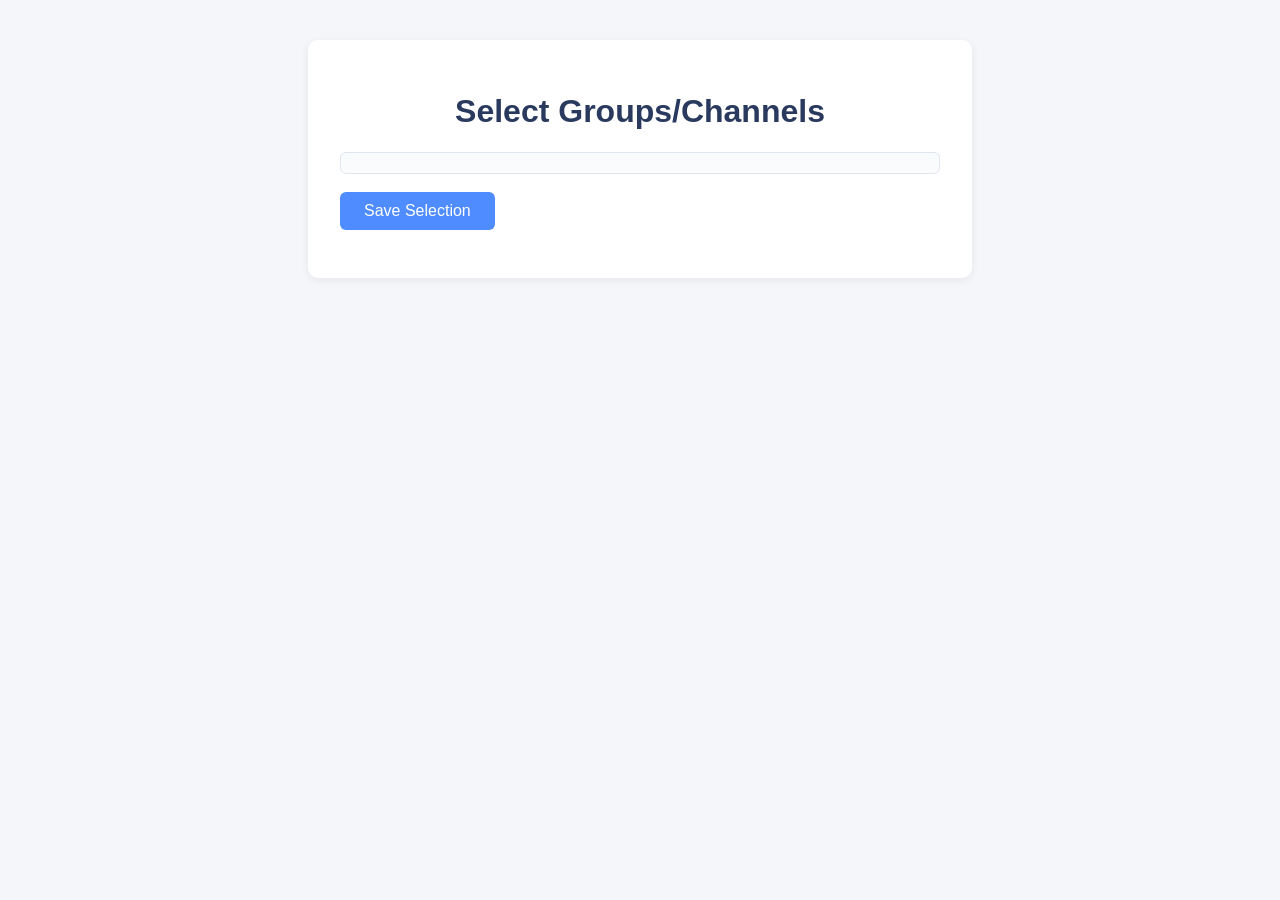
<file: select_channels.html>
<!DOCTYPE html>
<html lang="en">
<head>
  <meta charset="UTF-8">
  <title>Select IPTV Channels</title>
  <style>
    body { font-family: 'Segoe UI', Arial, sans-serif; background: #f4f6fa; margin: 0; padding: 0; }
    .container { max-width: 600px; margin: 40px auto; background: #fff; border-radius: 10px; box-shadow: 0 2px 8px #0001; padding: 32px; }
    h1 { text-align: center; color: #2a3a5e; }
    .group-list { margin-bottom: 18px; }
    .channel-list { max-height: 300px; overflow: auto; border: 1px solid #e0e6ed; border-radius: 6px; background: #fafbfc; padding: 10px; }
    .channel-list label { display: block; margin-bottom: 4px; }
    .btn { margin-top: 18px; padding: 10px 24px; background: #4f8cff; color: #fff; border: none; border-radius: 6px; font-size: 1em; cursor: pointer; }
    .btn:hover { background: #357ae8; }
    .msg { color: #2ecc40; margin-top: 16px; text-align: center; }
  </style>
</head>
<body>
  <div class="container">
    <h1>Select Groups/Channels</h1>
    <div class="group-list" id="group-list"></div>
    <form id="channel-form">
      <div class="channel-list" id="channel-list"></div>
      <button class="btn" type="submit">Save Selection</button>
    </form>
    <div class="msg" id="msg"></div>
  </div>
  <script>
    // CHANGE THIS URL to your M3U source if needed
    const m3uUrl = 'https://raw.githubusercontent.com/Nigel1992/m-QhPaQta3MB-iptv/refs/heads/main/IPTV%20NL.m3u?token=GHSAT0AAAAAADULXJIH5MHBEIGJR5PILIRY2L7YJPQ';
    let channels = [];
    let groups = [];
    async function loadM3U() {
      const resp = await fetch(m3uUrl);
      const text = await resp.text();
      const lines = text.split(/\r?\n/);
      let currentGroup = '';
      for (let i = 0; i < lines.length; i++) {
        const line = lines[i].trim();
        if (line.startsWith('#EXTINF')) {
          let name = line.split(',')[1] || 'unknown';
          let groupMatch = line.match(/group-title="([^"]+)"/);
          if (groupMatch) currentGroup = groupMatch[1];
          // Find next non-empty, non-comment line for URL
          let j = i + 1;
          while (j < lines.length && (!lines[j] || lines[j].startsWith('#'))) j++;
          let url = lines[j] || '';
          channels.push({name, url, group: currentGroup});
          i = j;
        }
      }
      groups = Array.from(new Set(channels.map(c => c.group)));
      renderGroups();
      renderChannels();
    }
    function renderGroups() {
      const groupDiv = document.getElementById('group-list');
      groupDiv.innerHTML = groups.map(g => `<label style='margin-right:12px;'><input type='checkbox' class='groupbox' value='${g.replace(/'/g, "&#39;")}' checked> ${g}</label>`).join('');
      groupDiv.querySelectorAll('input').forEach(cb => cb.addEventListener('change', renderChannels));
    }
    function renderChannels() {
      const checkedGroups = Array.from(document.querySelectorAll('.groupbox:checked')).map(cb => cb.value);
      const channelDiv = document.getElementById('channel-list');
      channelDiv.innerHTML = channels.filter(c => checkedGroups.includes(c.group)).map((c,i) => `<label><input type='checkbox' class='channelbox' value='${i}' checked> ${c.name} <span style='color:#888;font-size:0.9em;'>[${c.group}]</span></label>`).join('');
    }
    document.getElementById('channel-form').onsubmit = function(e) {
      e.preventDefault();
      const checked = Array.from(document.querySelectorAll('.channelbox:checked')).map(cb => parseInt(cb.value));
      const selected = checked.map(i => channels[i]);
      // Save to channel_selection.json (download to user, user must place in workspace)
      const blob = new Blob([JSON.stringify(selected, null, 2)], {type:'application/json'});
      const a = document.createElement('a');
      a.href = URL.createObjectURL(blob);
      a.download = 'channel_selection.json';
      a.click();
      document.getElementById('msg').textContent = 'Selection saved! Place channel_selection.json in your IPTV Tester folder before running tests.';
    };
    loadM3U();
  </script>
</body>
</html>
</file>
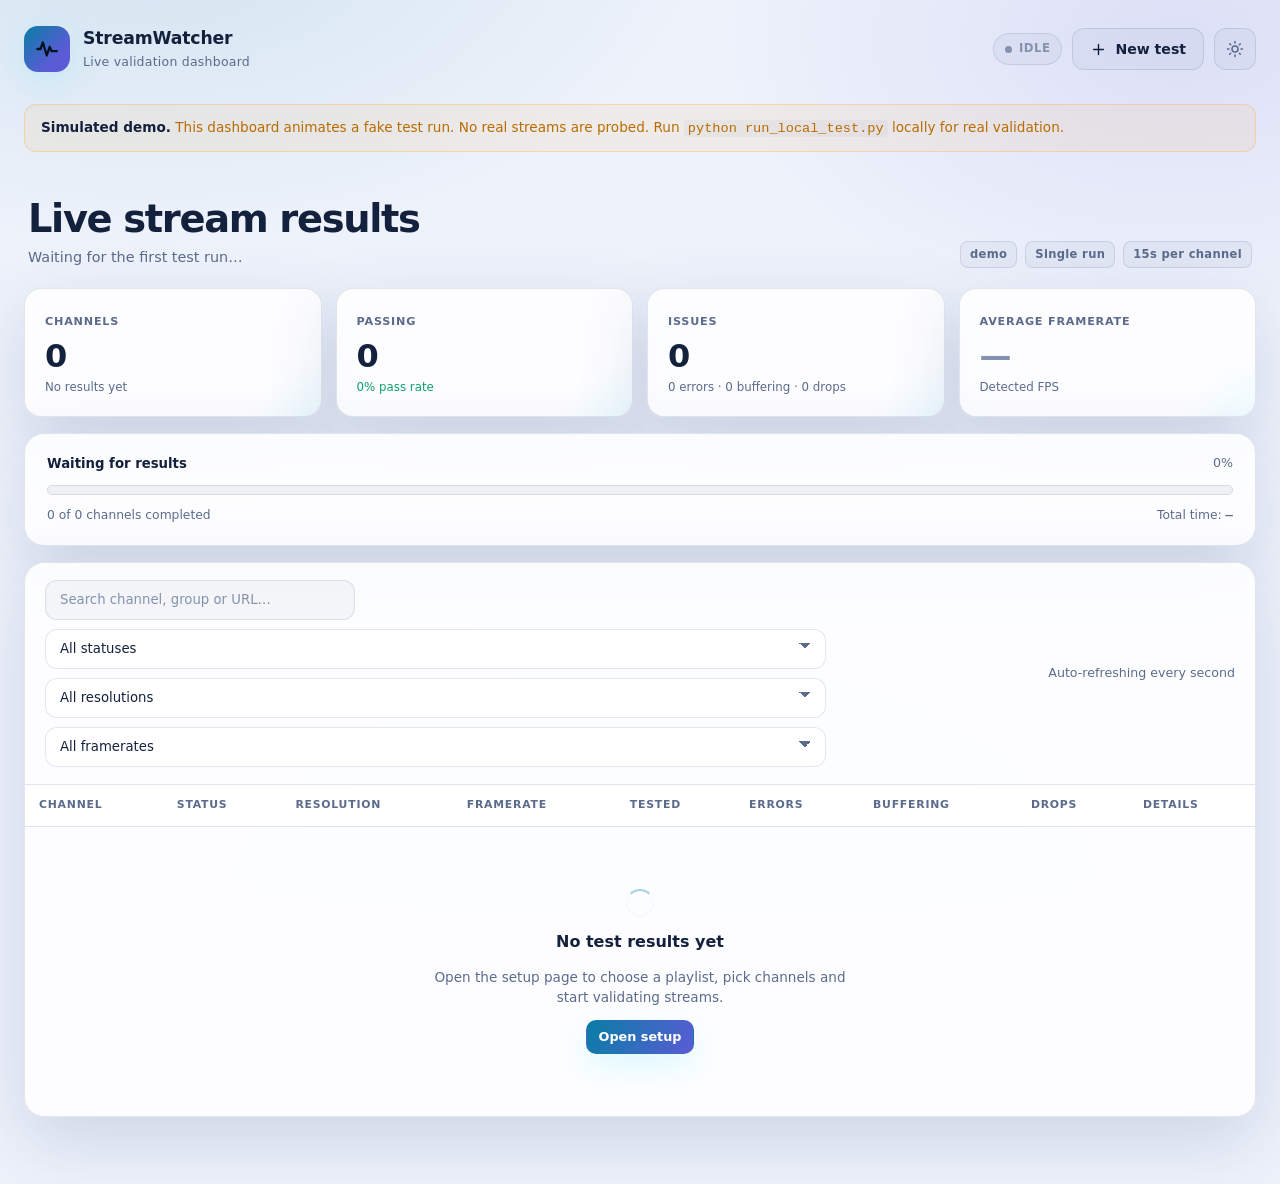
<file: docs/results.html>
<!DOCTYPE html>
<html lang="en" data-theme="dark">
<head>
  <meta charset="UTF-8">
  <meta name="viewport" content="width=device-width, initial-scale=1.0">
  <title>StreamWatcher · Live results</title>
  <link rel="stylesheet" href="assets/theme.css">
  <style>
    html, body { overflow-x: hidden; }
    .shell {
      width: min(1440px, calc(100% - 48px));
      max-width: 100%;
      margin: 0 auto;
      padding: 22px 0 70px;
    }

    .dash-head {
      display: flex;
      align-items: flex-end;
      justify-content: space-between;
      gap: 24px;
      padding: 28px 4px 20px;
    }

    .dash-head h2 {
      margin: 0 0 6px;
      font-size: clamp(1.7rem, 3vw, 2.4rem);
      letter-spacing: -0.035em;
      line-height: 1.1;
    }

    .dash-head p { margin: 0; color: var(--muted); font-size: 0.9rem; }

    .meta-row {
      display: flex;
      gap: 8px;
      flex-wrap: wrap;
      justify-content: flex-end;
    }

    .meta-row .badge { font-weight: 600; }

    .live-dot {
      width: 7px;
      height: 7px;
      border-radius: 50%;
      background: currentColor;
    }

    .pill.live .live-dot { animation: pulse 1.4s ease-in-out infinite; }
    .pill.live { color: var(--success); border-color: rgba(61, 220, 151, 0.35); background: rgba(61, 220, 151, 0.08); }
    .pill.stopped { color: var(--faint); }
    .pill.error-state { color: var(--danger); border-color: rgba(255, 107, 129, 0.35); background: rgba(255, 107, 129, 0.08); }

    @keyframes pulse {
      0%, 100% { opacity: 1; box-shadow: 0 0 0 0 rgba(61, 220, 151, 0.45); }
      50% { opacity: 0.55; box-shadow: 0 0 0 5px rgba(61, 220, 151, 0); }
    }

    .stat-grid {
      display: grid;
      grid-template-columns: repeat(4, minmax(0, 1fr));
      gap: 14px;
    }

    .stat {
      padding: 19px 20px;
      border: 1px solid var(--border);
      border-radius: 17px;
      background: var(--surface);
      box-shadow: var(--shadow);
      position: relative;
      overflow: hidden;
    }

    .stat::after {
      content: "";
      position: absolute;
      inset: auto -25% -70% auto;
      width: 150px;
      height: 150px;
      border-radius: 50%;
      background: radial-gradient(circle, rgba(110, 231, 255, 0.13), transparent 68%);
    }

    .stat-label {
      color: var(--muted);
      font-size: 0.7rem;
      font-weight: 700;
      letter-spacing: 0.07em;
      text-transform: uppercase;
    }

    .stat-value {
      display: block;
      margin-top: 8px;
      font-size: clamp(1.55rem, 3vw, 2rem);
      font-weight: 780;
      letter-spacing: -0.04em;
      line-height: 1;
    }

    .stat-value .unit { font-size: 0.8rem; font-weight: 600; color: var(--muted); letter-spacing: 0; margin-left: 3px; }
    .stat-sub { display: block; margin-top: 7px; color: var(--muted); font-size: 0.74rem; }
    .stat-sub.good { color: var(--success); }
    .stat-sub.bad { color: var(--warning); }

    .progress-card { margin-top: 16px; padding: 20px 22px; }

    .progress-top {
      display: flex;
      justify-content: space-between;
      align-items: center;
      gap: 20px;
      margin-bottom: 11px;
      font-size: 0.83rem;
    }

    .progress-top strong { font-weight: 700; }
    .progress-meta { color: var(--muted); font-size: 0.79rem; }

    .progress-track {
      height: 10px;
      border-radius: 999px;
      background: var(--surface-3);
      overflow: hidden;
      border: 1px solid var(--border);
    }

    .progress-fill {
      width: 0;
      height: 100%;
      border-radius: inherit;
      background: linear-gradient(90deg, var(--accent), var(--accent-2) 58%, var(--accent-3));
      box-shadow: 0 0 22px rgba(110, 231, 255, 0.4);
      transition: width 0.45s ease;
    }

    .progress-foot {
      display: flex;
      justify-content: space-between;
      gap: 15px;
      flex-wrap: wrap;
      margin-top: 11px;
      color: var(--muted);
      font-size: 0.77rem;
    }

    .progress-foot .mono { font-family: ui-monospace, SFMono-Regular, Menlo, Consolas, monospace; }

    .table-card { margin-top: 16px; overflow: hidden; }

    .table-toolbar {
      display: flex;
      align-items: center;
      justify-content: space-between;
      gap: 12px;
      flex-wrap: wrap;
      padding: 17px 20px;
      border-bottom: 1px solid var(--border);
    }

    .table-toolbar-left { display: flex; align-items: center; gap: 9px; flex-wrap: wrap; }

    .table-toolbar .input { min-height: 40px; font-size: 0.83rem; }
    .search-input { width: min(310px, 56vw); }
    .filter-select { width: 145px; }

    .table-wrap {
      overflow: auto;
      max-height: calc(100vh - 300px);
      min-height: 260px;
      resize: vertical;
    }

    table { width: 100%; border-collapse: collapse; font-size: 0.82rem; }

    thead th {
      position: sticky;
      top: 0;
      z-index: 2;
      padding: 12px 14px;
      text-align: left;
      color: var(--muted);
      background: var(--surface-solid);
      border-bottom: 1px solid var(--border);
      font-size: 0.68rem;
      font-weight: 750;
      letter-spacing: 0.07em;
      text-transform: uppercase;
      white-space: nowrap;
    }

    tbody td {
      padding: 13px 14px;
      border-bottom: 1px solid var(--border);
      vertical-align: middle;
    }

    tbody tr { transition: background 0.12s ease; }
    tbody tr:hover { background: var(--surface-2); }
    tbody tr:last-child td { border-bottom: 0; }

    .ch-cell { min-width: 250px; }
    .ch-name { display: flex; align-items: center; gap: 8px; font-weight: 650; color: var(--text); }
    .ch-group {
      flex: none;
      max-width: 120px;
      overflow: hidden;
      text-overflow: ellipsis;
      white-space: nowrap;
      color: var(--faint);
      font-size: 0.65rem;
      font-weight: 600;
      letter-spacing: 0.03em;
      text-transform: uppercase;
    }

    .ch-url {
      margin-top: 2px;
      max-width: 390px;
      overflow: hidden;
      text-overflow: ellipsis;
      white-space: nowrap;
      color: var(--faint);
      font-family: ui-monospace, SFMono-Regular, Menlo, Consolas, monospace;
      font-size: 0.66rem;
    }

    .metric-main { display: block; font-weight: 650; white-space: nowrap; }
    .metric-sub { display: block; margin-top: 1px; color: var(--faint); font-size: 0.68rem; white-space: nowrap; }
    .metric-warn { color: var(--warning); }
    .dim { color: var(--faint); }
    .mono { font-family: ui-monospace, SFMono-Regular, Menlo, Consolas, monospace; }

    .count {
      display: inline-flex;
      min-width: 25px;
      height: 25px;
      padding: 0 7px;
      align-items: center;
      justify-content: center;
      border-radius: 7px;
      border: 1px solid var(--border);
      background: var(--surface-2);
      color: var(--muted);
      font-size: 0.73rem;
      font-weight: 700;
    }

    .count.bad { color: var(--danger); border-color: rgba(255, 107, 129, 0.28); background: rgba(255, 107, 129, 0.08); }

    .details-cell {
      max-width: 360px;
      color: var(--muted);
      font-size: 0.76rem;
      line-height: 1.4;
    }

    .details-text {
      display: -webkit-box;
      -webkit-line-clamp: 2;
      -webkit-box-orient: vertical;
      overflow: hidden;
      word-break: break-word;
    }

    .mini-spinner {
      width: 10px;
      height: 10px;
      border: 1.5px solid currentColor;
      border-right-color: transparent;
      border-radius: 50%;
      animation: spin 0.7s linear infinite;
      display: inline-block;
    }

    .empty-state {
      display: flex;
      flex-direction: column;
      align-items: center;
      justify-content: center;
      gap: 13px;
      padding: 62px 22px;
      text-align: center;
      color: var(--muted);
    }

    .empty-state .big-spinner {
      width: 28px;
      height: 28px;
      border: 2px solid var(--surface-3);
      border-top-color: var(--accent);
      border-radius: 50%;
      animation: spin 0.8s linear infinite;
    }

    .empty-state h3 { margin: 0; color: var(--text); font-size: 1rem; }
    .empty-state p { margin: 0; max-width: 440px; font-size: 0.85rem; }

    .error-banner {
      margin-top: 16px;
      padding: 13px 16px;
      border-radius: 13px;
      border: 1px solid rgba(255, 107, 129, 0.35);
      background: rgba(255, 107, 129, 0.08);
      color: var(--danger);
      font-size: 0.82rem;
    }

    .toast {
      position: fixed;
      right: 22px;
      bottom: 22px;
      z-index: 50;
      max-width: min(420px, calc(100vw - 44px));
      padding: 14px 16px;
      border-radius: 14px;
      border: 1px solid var(--border-strong);
      background: var(--surface-solid);
      box-shadow: var(--shadow);
      color: var(--text);
      font-size: 0.86rem;
      display: flex;
      gap: 10px;
      align-items: flex-start;
      transform: translateY(20px);
      opacity: 0;
      pointer-events: none;
      transition: 0.2s ease;
    }

    .toast.show { transform: translateY(0); opacity: 1; pointer-events: auto; }
    .toast.error { border-color: rgba(255, 107, 129, 0.45); }
    .toast svg { width: 18px; height: 18px; flex: none; margin-top: 1px; }

    @media (max-width: 1050px) {
      .stat-grid { grid-template-columns: repeat(2, minmax(0, 1fr)); }
      .dash-head { align-items: flex-start; flex-direction: column; }
      .meta-row { justify-content: flex-start; }
    }

    @media (max-width: 700px) {
      .shell { width: calc(100% - 28px); padding-top: 8px; }
      .table-wrap { max-height: none; }
      .table-toolbar { padding: 14px 16px; }
      .search-input { width: 100%; }
      .filter-select { width: 100%; }
      .table-toolbar-left { width: 100%; }
      .stat { padding: 16px; }
    }
  </style>
  <style>.demo-banner { margin: 0 0 18px; padding: 12px 16px; border: 1px solid rgba(255,180,84,0.4); border-radius: 12px; background: rgba(255,180,84,0.1); color: var(--warning); font-size: 0.85rem; } .demo-banner strong { color: var(--text); } .demo-banner code { background: var(--surface-2); padding: 1px 4px; border-radius: 4px; }</style>

<script>
(function(){
  const origFetch = window.fetch;
  window.fetch = async function(url, opts){
    const u = String(url);
    if (!u.includes('/api/')) return origFetch(url, opts);
    await new Promise(r=>setTimeout(r, 200));
    if (u.includes('/api/status')) {
      const run = JSON.parse(localStorage.getItem('demo-run')||'null');
      const elapsed = run ? (Date.now()-run.start)/1000 : 0;
      const total = run ? run.channels.length*(run.duration||15)/2+5 : 0;
      const running = run ? elapsed < total : false;
      return new Response(JSON.stringify({state: running?'running':'finished', running, error:null, run_id:'demo123', started_at: run?Math.floor(run.start/1000):null, finished_at: run&&!running?Math.floor(Date.now()/1000):null, source:'demo', channel_count: run?run.channels.length:0, duration_seconds: run?run.duration:15, loop_mode:'single', loop_iterations:1}), {headers:{'Content-Type':'application/json'}});
    }
    if (u.includes('/api/results')) {
      const run = JSON.parse(localStorage.getItem('demo-run')||'null');
      if (!run) return new Response(JSON.stringify({channels:[], state:'idle'}), {status:404, headers:{'Content-Type':'application/json'}});
      const elapsed = (Date.now()-run.start)/1000;
      const perChannel = run.duration || 15;
      const channels = run.channels.map((c,i) => {
        const startOffset = i * (perChannel/2);
        const tested = Math.min(perChannel, Math.max(0, elapsed - startOffset));
        let status = 'pending';
        if (tested >= perChannel) status = (i===4?'issue':'pass');
        else if (tested > 0) status = 'testing';
        return {
          name: c.name, url: c.url, group: c.group, status,
          details: (i===4?'Not smooth: duplicated frames (kept 51/101)':''),
          resolution: c.res||'1280x720', resolution_label: (c.res==='1920x1080'?'1080p':'720p'),
          framerate: c.fps, fps: parseFloat((c.fps||'').replace(/[^0-9.]/g,''))||null,
          video_codec:'h264', audio_codec:'aac', bitrate_kbps:2500,
          test_duration: tested>=perChannel? perChannel+'s':'',
          tested_seconds: Math.round(tested),
          issues:{buffering:0, errors:0, drops:0},
          disconnects_count:0, disconnects:[], buffering_total_seconds:0, buffering_events:[],
          resolution_ok:true, framerate_ok:true, frame_drops:0,
          smooth: i!==4, smooth_ok: i!==4, black_screen:false,
        };
      });
      return new Response(JSON.stringify({channels, test_start: Math.floor(run.start/1000), test_duration: run.duration, loop_mode:'single', current_iteration:1, run_id:'demo123', options:{}, state: elapsed >= run.channels.length*perChannel/2+5 ? 'finished' : 'running', generated_at: Math.floor(Date.now()/1000)}), {headers:{'Content-Type':'application/json'}});
    }
    if (u.includes('/api/stop')) return new Response(JSON.stringify({ok:true, message:'Stopping...'}), {headers:{'Content-Type':'application/json'}});
    return new Response(JSON.stringify({ok:true}), {headers:{'Content-Type':'application/json'}});
  };
})();
</script>
</head>
<body>
  <header class="topbar">
    <div class="brand">
      <div class="brand-mark" aria-hidden="true">
        <svg viewBox="0 0 24 24" fill="none" stroke="currentColor" stroke-width="2.1" stroke-linecap="round" stroke-linejoin="round">
          <path d="M3 12h3l2.2-6 3.6 12 2.7-8 1.8 4H21"/>
        </svg>
      </div>
      <div>
        <h1>StreamWatcher</h1>
        <p>Live validation dashboard</p>
      </div>
    </div>
    <div class="top-actions">
      <span class="pill stopped" id="livePill"><span class="live-dot"></span><span id="liveText">Connecting…</span></span>
      <a class="btn btn-secondary" href="index.html" id="newTestBtn">
        <svg viewBox="0 0 24 24" fill="none" stroke="currentColor" stroke-width="2" stroke-linecap="round" stroke-linejoin="round" aria-hidden="true">
          <path d="M12 5v14M5 12h14"/>
        </svg>
        New test
      </a>
      <button class="btn btn-danger" id="stopBtn" type="button" hidden>
        <svg viewBox="0 0 24 24" fill="none" stroke="currentColor" stroke-width="2" stroke-linecap="round" aria-hidden="true">
          <rect x="6" y="6" width="12" height="12" rx="2"/>
        </svg>
        Stop
      </button>
      <button class="icon-btn" id="themeToggle" type="button" title="Toggle light/dark theme" aria-label="Toggle theme">
        <svg viewBox="0 0 24 24" fill="none" stroke="currentColor" stroke-width="2" stroke-linecap="round">
          <path d="M21 12.8A8.5 8.5 0 1 1 11.2 3a6.6 6.6 0 0 0 9.8 9.8Z"/>
        </svg>
      </button>
    </div>
  </header>

  <main class="shell">
  <div class="demo-banner"><strong>Simulated demo.</strong> This dashboard animates a fake test run. No real streams are probed. Run <code>python run_local_test.py</code> locally for real validation.</div>
    <section class="dash-head">
      <div>
        <h2>Live stream results</h2>
        <p id="dashSub">Waiting for the first test run…</p>
      </div>
      <div class="meta-row">
        <span class="badge" id="sourceBadge">No playlist</span>
        <span class="badge" id="loopBadge">Single run</span>
        <span class="badge" id="durationBadge">— per channel</span>
      </div>
    </section>

    <div class="error-banner" id="errorBanner" hidden></div>

    <section class="stat-grid" aria-label="Summary statistics">
      <div class="stat">
        <span class="stat-label">Channels</span>
        <strong class="stat-value" id="statTotal">0</strong>
        <span class="stat-sub" id="statTotalSub">No results yet</span>
      </div>
      <div class="stat">
        <span class="stat-label">Passing</span>
        <strong class="stat-value" id="statPass">0</strong>
        <span class="stat-sub good" id="statPassSub">0% pass rate</span>
      </div>
      <div class="stat">
        <span class="stat-label">Issues</span>
        <strong class="stat-value" id="statIssues">0</strong>
        <span class="stat-sub" id="statIssuesSub">Resolution, FPS or stability</span>
      </div>
      <div class="stat">
        <span class="stat-label">Average framerate</span>
        <strong class="stat-value" id="statFps">—</strong>
        <span class="stat-sub" id="statFpsSub">Detected FPS</span>
      </div>
    </section>

    <section class="card progress-card">
      <div class="progress-top">
        <strong id="progressLabel">Waiting for results</strong>
        <span class="progress-meta" id="progressPercent">0%</span>
      </div>
      <div class="progress-track" role="progressbar" aria-labelledby="progressLabel" aria-valuemin="0" aria-valuemax="100" aria-valuenow="0" id="progressTrack">
        <div class="progress-fill" id="progressFill"></div>
      </div>
      <div class="progress-foot">
        <span id="completedText">0 of 0 channels completed</span>
        <span>Total time: <strong class="mono" id="totalTime">—</strong></span>
      </div>
    </section>

    <section class="card table-card">
      <div class="table-toolbar">
        <div class="table-toolbar-left">
          <input class="input search-input" id="resultSearch" type="search" placeholder="Search channel, group or URL…" autocomplete="off">
          <select class="input filter-select" id="statusFilter">
            <option value="all">All statuses</option>
            <option value="pass">Passing</option>
            <option value="issue">Issues</option>
            <option value="error">Errors</option>
            <option value="testing">Testing</option>
            <option value="pending">Pending</option>
            <option value="stopped">Stopped</option>
          </select>
          <select class="input filter-select" id="resolutionFilter">
            <option value="all">All resolutions</option>
            <option value="4K">4K</option>
            <option value="1440p">1440p</option>
            <option value="1080p">1080p</option>
            <option value="720p">720p</option>
            <option value="576p">576p</option>
            <option value="480p">480p</option>
            <option value="other">Other / unknown</option>
          </select>
          <select class="input filter-select" id="framerateFilter">
            <option value="all">All framerates</option>
            <option value="60">≥ 60 fps</option>
            <option value="50">≥ 50 fps</option>
            <option value="30">≥ 30 fps</option>
            <option value="25">≥ 25 fps</option>
            <option value="24">≥ 24 fps</option>
            <option value="unknown">Unknown</option>
          </select>
        </div>
        <span class="hint" id="refreshHint">Auto-refreshing every second</span>
      </div>

      <div class="table-wrap" id="tableWrap">
        <table>
          <thead>
            <tr>
              <th>Channel</th>
              <th>Status</th>
              <th>Resolution</th>
              <th>Framerate</th>
              <th>Tested</th>
              <th>Errors</th>
              <th>Buffering</th>
              <th>Drops</th>
              <th>Details</th>
            </tr>
          </thead>
          <tbody id="resultsBody"></tbody>
        </table>

        <div class="empty-state" id="emptyState">
          <div class="big-spinner"></div>
          <h3>Waiting for a test to start</h3>
          <p>Open the setup page to choose a playlist and start validating streams.</p>
          <a class="btn btn-primary btn-sm" href="index.html">Open setup</a>
        </div>
      </div>
    </section>
  </main>

  <div class="toast" id="toast" role="status" aria-live="polite">
    <svg viewBox="0 0 24 24" fill="none" stroke="currentColor" stroke-width="2" stroke-linecap="round" aria-hidden="true">
      <circle cx="12" cy="12" r="9"/><path d="M12 8v5"/><path d="M12 16.5h.01"/>
    </svg>
    <span id="toastText"></span>
  </div>

  <script>
    const $ = (selector) => document.querySelector(selector);

    const STATUS_LABELS = {
      pending: 'Pending',
      testing: 'Testing',
      pass: 'Pass',
      issue: 'Issue',
      error: 'Error',
      stopped: 'Stopped'
    };

    const state = {
      data: null,
      status: null,
      runId: null,
      originalStart: null,
      query: '',
      statusFilter: 'all',
      resolutionFilter: 'all',
      framerateFilter: 'all',
      lastErrorToast: 0
    };

    const els = {
      livePill: $('#livePill'),
      liveText: $('#liveText'),
      stopBtn: $('#stopBtn'),
      newTestBtn: $('#newTestBtn'),
      dashSub: $('#dashSub'),
      sourceBadge: $('#sourceBadge'),
      loopBadge: $('#loopBadge'),
      durationBadge: $('#durationBadge'),
      errorBanner: $('#errorBanner'),
      statTotal: $('#statTotal'),
      statTotalSub: $('#statTotalSub'),
      statPass: $('#statPass'),
      statPassSub: $('#statPassSub'),
      statIssues: $('#statIssues'),
      statIssuesSub: $('#statIssuesSub'),
      statFps: $('#statFps'),
      statFpsSub: $('#statFpsSub'),
      progressLabel: $('#progressLabel'),
      progressPercent: $('#progressPercent'),
      progressTrack: $('#progressTrack'),
      progressFill: $('#progressFill'),
      completedText: $('#completedText'),
      totalTime: $('#totalTime'),
      resultSearch: $('#resultSearch'),
      statusFilter: $('#statusFilter'),
      resolutionFilter: $('#resolutionFilter'),
      framerateFilter: $('#framerateFilter'),
      resultsBody: $('#resultsBody'),
      emptyState: $('#emptyState'),
      tableWrap: $('#tableWrap'),
      toast: $('#toast'),
      toastText: $('#toastText'),
      themeToggle: $('#themeToggle')
    };

    function escapeHtml(value) {
      return String(value ?? '').replace(/[&<>"']/g, (char) => ({
        '&': '&amp;', '<': '&lt;', '>': '&gt;', '"': '&quot;', "'": '&#39;'
      })[char]);
    }

    function hostLabel(url) {
      try {
        return new URL(url).hostname.replace(/^www\./, '');
      } catch (error) {
        return url;
      }
    }

    function humanDuration(seconds) {
      seconds = Math.max(0, Math.round(seconds));
      if (seconds < 60) return `${seconds}s`;
      if (seconds < 3600) return `${Math.floor(seconds / 60)}m ${seconds % 60}s`;
      const hours = Math.floor(seconds / 3600);
      const minutes = Math.floor((seconds % 3600) / 60);
      return `${hours}h ${minutes}m`;
    }

    let toastTimer = null;
    function showToast(message, isError = false) {
      els.toastText.textContent = message;
      els.toast.classList.toggle('error', isError);
      els.toast.classList.add('show');
      clearTimeout(toastTimer);
      toastTimer = setTimeout(() => els.toast.classList.remove('show'), 4800);
    }

    function applyTheme(theme) {
      document.documentElement.dataset.theme = theme;
      localStorage.setItem('sw-theme', theme);
      els.themeToggle.innerHTML = theme === 'dark'
        ? '<svg viewBox="0 0 24 24" fill="none" stroke="currentColor" stroke-width="2" stroke-linecap="round"><path d="M21 12.8A8.5 8.5 0 1 1 11.2 3a6.6 6.6 0 0 0 9.8 9.8Z"/></svg>'
        : '<svg viewBox="0 0 24 24" fill="none" stroke="currentColor" stroke-width="2" stroke-linecap="round"><circle cx="12" cy="12" r="4"/><path d="M12 2v2M12 20v2M4.9 4.9l1.4 1.4M17.7 17.7l1.4 1.4M2 12h2M20 12h2M4.9 19.1l1.4-1.4M17.7 6.3l1.4-1.4"/></svg>';
    }

    applyTheme(localStorage.getItem('sw-theme') ||
      (window.matchMedia && window.matchMedia('(prefers-color-scheme: light)').matches ? 'light' : 'dark'));

    els.themeToggle.addEventListener('click', () => {
      applyTheme(document.documentElement.dataset.theme === 'dark' ? 'light' : 'dark');
    });

    function renderTimer() {
      if (!state.originalStart) {
        els.totalTime.textContent = '—';
        return;
      }
      const elapsed = Math.max(0, Math.floor(Date.now() / 1000) - state.originalStart);
      els.totalTime.textContent = humanDuration(elapsed);
    }

    function setLiveState(status) {
      const running = Boolean(status && status.running);
      els.stopBtn.hidden = !running;
      els.stopBtn.style.display = running ? '' : 'none';
      els.stopBtn.disabled = false;
      els.stopBtn.innerHTML = '<svg viewBox="0 0 24 24" fill="none" stroke="currentColor" stroke-width="2" stroke-linecap="round" aria-hidden="true"><rect x="6" y="6" width="12" height="12" rx="2"/></svg> Stop';

      els.livePill.classList.remove('live', 'error-state', 'stopped');
      if (status && status.state === 'error') {
        els.livePill.classList.add('error-state');
        els.liveText.textContent = 'Test error';
      } else if (running) {
        els.livePill.classList.add('live');
        els.liveText.textContent = status.state === 'stopping' ? 'Stopping…' : 'Test running';
      } else if (state.data && state.data.state === 'finished') {
        els.livePill.classList.add('stopped');
        els.liveText.textContent = 'Run complete';
      } else if (state.data && state.data.state === 'stopped') {
        els.livePill.classList.add('stopped');
        els.liveText.textContent = 'Run stopped';
      } else {
        els.livePill.classList.add('stopped');
        els.liveText.textContent = 'Idle';
      }

      if (status && status.error) {
        els.errorBanner.hidden = false;
        els.errorBanner.textContent = status.error;
      } else {
        els.errorBanner.hidden = true;
      }

      if (status) {
        if (status.source) els.sourceBadge.textContent = status.source;
        if (status.loop_mode) {
          els.loopBadge.textContent = status.loop_mode === 'loop-times'
            ? `${status.loop_iterations || 1} iterations`
            : status.loop_mode === 'infinite' ? 'Infinite loop' : 'Single run';
        }
        if (status.duration_seconds) {
          els.durationBadge.textContent = `${humanDuration(status.duration_seconds)} per channel`;
        }
      }
    }

    function channelCounts(channels) {
      const counts = { total: channels.length, pending: 0, testing: 0, pass: 0, issue: 0, error: 0, stopped: 0 };
      channels.forEach((channel) => {
        const status = channel.status || 'pending';
        if (counts[status] === undefined) counts.pending += 1;
        else counts[status] += 1;
      });
      counts.completed = counts.total - counts.pending - counts.testing;
      counts.problems = counts.issue + counts.error;
      return counts;
    }

    function updateStatsAndProgress() {
      const data = state.data;
      const channels = data?.channels || [];
      const counts = channelCounts(channels);

      els.statTotal.textContent = String(counts.total);
      els.statTotalSub.textContent = data
        ? `${counts.completed} completed${counts.testing ? ` · ${counts.testing} testing` : ''}`
        : 'No results yet';

      els.statPass.textContent = String(counts.pass);
      const passRate = counts.completed > 0 ? Math.round((counts.pass / counts.completed) * 100) : 0;
      els.statPassSub.textContent = `${passRate}% pass rate`;
      els.statPassSub.className = 'stat-sub ' + (counts.completed && passRate < 80 ? 'bad' : 'good');

      els.statIssues.textContent = String(counts.problems);
      const bufferingTotal = channels.reduce((sum, channel) => (
        sum + (Array.isArray(channel.buffering_events) ? channel.buffering_events.length : 0)
      ), 0);
      const disconnectsTotal = channels.reduce((sum, channel) => sum + (channel.disconnects_count || 0), 0);
      const dropsTotal = channels.reduce((sum, channel) => sum + (channel.frame_drops || channel.issues?.drops || 0), 0);
      els.statIssuesSub.textContent = `${disconnectsTotal} errors · ${bufferingTotal} buffering · ${dropsTotal} drops`;
      els.statIssuesSub.className = 'stat-sub ' + (counts.problems ? 'bad' : '');

      const fpsValues = channels.map((channel) => Number(channel.fps)).filter((value) => Number.isFinite(value) && value > 0);
      if (fpsValues.length) {
        const average = fpsValues.reduce((sum, value) => sum + value, 0) / fpsValues.length;
        els.statFps.innerHTML = `${average % 1 === 0 ? average.toFixed(0) : average.toFixed(1)}<span class="unit">fps</span>`;
        els.statFpsSub.textContent = `Across ${fpsValues.length} stream${fpsValues.length === 1 ? '' : 's'}`;
      } else {
        els.statFps.innerHTML = '<span class="dim">—</span>';
        els.statFpsSub.textContent = 'Detected FPS';
      }

      const percent = counts.total ? Math.round((counts.completed / counts.total) * 100) : 0;
      els.progressFill.style.width = `${percent}%`;
      els.progressPercent.textContent = `${percent}%`;
      els.progressTrack.setAttribute('aria-valuenow', String(percent));
      els.completedText.textContent = `${counts.completed} of ${counts.total} channels completed`;
      els.progressLabel.textContent = counts.total
        ? (counts.completed === counts.total ? 'All channels completed' : 'Testing in progress')
        : 'Waiting for results';

      if (data && data.loop_mode && data.loop_mode !== 'single') {
        els.dashSub.textContent = `Iteration ${data.current_iteration || 1} · ${counts.completed} of ${counts.total} channels completed`;
      } else if (data && counts.total) {
        els.dashSub.textContent = `${counts.total} channels · ${counts.completed} completed · ${counts.pass} passing`;
      }
    }

    function statusBadge(status) {
      const safeStatus = STATUS_LABELS[status] ? status : 'pending';
      const spinner = safeStatus === 'testing' ? '<span class="mini-spinner"></span>' : '';
      return `<span class="badge status-badge" data-status="${safeStatus}">${spinner}${STATUS_LABELS[safeStatus]}</span>`;
    }

    function resolutionCell(channel) {
      const label = channel.resolution_label || '';
      const dims = channel.resolution || '';
      if (!label && !dims) return '<span class="dim">—</span>';
      const warn = channel.resolution_ok === false;
      return `<span class="metric-main ${warn ? 'metric-warn' : ''}">${escapeHtml(label || dims)}</span>` +
        (dims && label ? `<span class="metric-sub">${escapeHtml(dims)}</span>` : '');
    }

    function framerateCell(channel) {
      const fps = Number(channel.fps);
      const text = channel.framerate || (Number.isFinite(fps) && fps > 0
        ? `${fps % 1 === 0 ? fps.toFixed(0) : fps.toFixed(2)} fps`
        : '');
      if (!text) return '<span class="dim">—</span>';
      const warn = channel.framerate_ok === false;
      return `<span class="metric-main ${warn ? 'metric-warn' : ''}">${escapeHtml(text)}</span>`;
    }

    function detailsText(channel) {
      if (channel.details) return channel.details;
      const codecs = [];
      if (channel.video_codec) codecs.push(channel.video_codec);
      if (channel.audio_codec) codecs.push(channel.audio_codec);
      if (channel.bitrate_kbps) codecs.push(`${channel.bitrate_kbps} kbps`);
      return codecs.join(' / ');
    }

    function renderRows() {
      const data = state.data;
      const channels = data?.channels || [];
      const query = state.query.trim().toLowerCase();
      const statusFilter = state.statusFilter;
      const resolutionFilter = state.resolutionFilter;
      const framerateFilter = state.framerateFilter;
      const knownResolutions = new Set(['4K', '1440p', '1080p', '720p', '576p', '480p']);

      const filtered = channels.filter((channel) => {
        const status = channel.status || 'pending';
        if (statusFilter === 'issue') {
          if (status !== 'issue' && status !== 'error') return false;
        } else if (statusFilter !== 'all' && status !== statusFilter) {
          return false;
        }

        const label = channel.resolution_label || '';
        if (resolutionFilter !== 'all') {
          if (resolutionFilter === 'other') {
            if (knownResolutions.has(label)) return false;
          } else if (label !== resolutionFilter) {
            return false;
          }
        }

        const fps = Number(channel.fps);
        if (framerateFilter !== 'all') {
          if (framerateFilter === 'unknown') {
            if (Number.isFinite(fps) && fps > 0) return false;
          } else {
            const threshold = Number(framerateFilter);
            if (!(Number.isFinite(fps) && fps > 0)) return false;
            if (fps + 0.01 < threshold) return false;
          }
        }

        if (!query) return true;
        return (channel.name || '').toLowerCase().includes(query) ||
          (channel.group || '').toLowerCase().includes(query) ||
          (channel.url || '').toLowerCase().includes(query);
      });

      if (!channels.length) {
        els.resultsBody.innerHTML = '';
        els.emptyState.hidden = false;
        const running = state.status && state.status.running;
        els.emptyState.innerHTML = running
          ? '<div class="big-spinner"></div><h3>Starting the test…</h3><p>Channels will appear here as soon as the first probe begins.</p>'
          : '<div class="big-spinner" style="opacity:.35"></div><h3>No test results yet</h3><p>Open the setup page to choose a playlist, pick channels and start validating streams.</p><a class="btn btn-primary btn-sm" href="index.html">Open setup</a>';
        return;
      }

      if (!filtered.length) {
        els.emptyState.hidden = true;
        els.resultsBody.innerHTML = '<tr><td colspan="9"><div class="empty-state"><h3>No matching channels</h3><p>Try a different search term or status filter.</p></div></td></tr>';
        return;
      }

      const scrollTop = els.tableWrap.scrollTop;
      els.emptyState.hidden = true;
      els.resultsBody.innerHTML = filtered.map((channel) => {
        const status = channel.status || 'pending';
        const errors = channel.disconnects_count || 0;
        const buffering = Array.isArray(channel.buffering_events)
          ? channel.buffering_events.length
          : (channel.issues?.buffering || 0);
        const drops = channel.frame_drops || channel.issues?.drops || 0;
        const tested = Math.max(0, Math.round(channel.tested_seconds || 0));
        const details = detailsText(channel);
        const detailsTitle = details ? escapeHtml(details) : '';

        return `<tr>
          <td class="ch-cell">
            <div class="ch-name">
              <span title="${escapeHtml(channel.name || '')}">${escapeHtml(channel.name || 'Unknown channel')}</span>
              ${channel.group ? `<span class="ch-group">${escapeHtml(channel.group)}</span>` : ''}
            </div>
            <div class="ch-url" title="${escapeHtml(channel.url || '')}">${escapeHtml(hostLabel(channel.url || ''))}</div>
          </td>
          <td>${statusBadge(status)}</td>
          <td>${resolutionCell(channel)}</td>
          <td>${framerateCell(channel)}</td>
          <td><span class="mono">${tested}s</span></td>
          <td><span class="count ${errors > 0 ? 'bad' : ''}">${errors}</span></td>
          <td><span class="count ${buffering > 0 ? 'bad' : ''}">${buffering}</span></td>
          <td><span class="count ${drops > 0 ? 'bad' : ''}">${drops}</span></td>
          <td class="details-cell">
            <div class="details-text" title="${detailsTitle}">${details ? escapeHtml(details) : '<span class="dim">—</span>'}</div>
          </td>
        </tr>`;
      }).join('');
      els.tableWrap.scrollTop = scrollTop;
    }

    function render() {
      updateStatsAndProgress();
      renderRows();
      setLiveState(state.status);
      renderTimer();
    }

    async function loadResults() {
      try {
        const response = await fetch('/api/results?_=' + Date.now(), { cache: 'no-store' });
        if (response.status === 404) {
          state.data = null;
          render();
          return;
        }
        if (!response.ok) throw new Error(`Could not load results (${response.status})`);
        const data = await response.json();

        if (data.run_id && data.run_id !== state.runId) {
          state.runId = data.run_id;
          const storageKey = 'sw-run-start-' + data.run_id;
          const storedStart = parseInt(localStorage.getItem(storageKey) || '0', 10);
          state.originalStart = storedStart || data.test_start || null;
          if (state.originalStart) localStorage.setItem(storageKey, String(state.originalStart));
        } else if (!state.originalStart && data.test_start) {
          state.originalStart = data.test_start;
        }

        state.data = data;
        render();
      } catch (error) {
        const now = Date.now();
        if (now - state.lastErrorToast > 8000) {
          state.lastErrorToast = now;
          showToast(error.message, true);
        }
      }
    }

    async function loadStatus() {
      try {
        const status = await fetch('/api/status?_=' + Date.now(), { cache: 'no-store' })
          .then((response) => response.json());
        state.status = status;
        setLiveState(status);
        renderRows();
      } catch (error) {
        // The results poller will surface connection problems.
      }
    }

    async function stopTest() {
      const original = els.stopBtn.innerHTML;
      els.stopBtn.disabled = true;
      els.stopBtn.innerHTML = '<span class="spinner"></span> Stopping…';
      try {
        const response = await fetch('/api/stop', { method: 'POST', headers: { 'Content-Type': 'application/json' }, body: '{}' });
        const data = await response.json().catch(() => ({}));
        if (!response.ok) throw new Error(data.error || data.message || 'Could not stop the test');
        showToast('Stopping the current test…');
        await loadStatus();
      } catch (error) {
        showToast(error.message, true);
      } finally {
        if (els.stopBtn) {
          els.stopBtn.disabled = false;
          els.stopBtn.innerHTML = original;
        }
      }
    }

    els.stopBtn.addEventListener('click', stopTest);

    els.newTestBtn.addEventListener('click', async (event) => {
      if (state.status && state.status.running) {
        event.preventDefault();
        if (!confirm('Stop the current test and return to the setup page?')) return;
        try {
          await fetch('/api/stop', { method: 'POST', headers: { 'Content-Type': 'application/json' }, body: '{}' });
        } catch (error) { /* ignore */ }
        window.location.href = '/';
      }
    });

    els.resultSearch.addEventListener('input', () => {
      state.query = els.resultSearch.value;
      renderRows();
    });

    els.statusFilter.addEventListener('change', () => {
      state.statusFilter = els.statusFilter.value;
      renderRows();
    });

    els.resolutionFilter.addEventListener('change', () => {
      state.resolutionFilter = els.resolutionFilter.value;
      renderRows();
    });

    els.framerateFilter.addEventListener('change', () => {
      state.framerateFilter = els.framerateFilter.value;
      renderRows();
    });

    loadResults();
    loadStatus();
    setInterval(renderTimer, 1000);
    setInterval(loadResults, 1000);
    setInterval(loadStatus, 1000);
  </script>
</body>
</html>
</file>
<file: docs/assets/theme.css>
/* StreamWatcher shared theme */
:root {
  color-scheme: dark;
  --bg: #070b16;
  --bg-soft: #0c1222;
  --surface: rgba(17, 25, 44, 0.82);
  --surface-solid: #111a2d;
  --surface-2: rgba(255, 255, 255, 0.04);
  --surface-3: rgba(255, 255, 255, 0.07);
  --border: rgba(148, 163, 208, 0.16);
  --border-strong: rgba(148, 163, 208, 0.28);
  --text: #eef2ff;
  --muted: #94a0bd;
  --faint: #67738f;
  --accent: #6ee7ff;
  --accent-2: #8b8cff;
  --accent-3: #5ee0b1;
  --success: #3ddc97;
  --warning: #ffb454;
  --danger: #ff6b81;
  --info: #64b5ff;
  --shadow: 0 24px 70px rgba(0, 0, 0, 0.45);
  --ring: rgba(110, 231, 255, 0.35);
  --radius: 20px;
  --radius-sm: 12px;
}

[data-theme="light"] {
  color-scheme: light;
  --bg: #eef2fb;
  --bg-soft: #e6ecf9;
  --surface: rgba(255, 255, 255, 0.86);
  --surface-solid: #ffffff;
  --surface-2: rgba(20, 40, 80, 0.035);
  --surface-3: rgba(20, 40, 80, 0.06);
  --border: rgba(30, 55, 105, 0.12);
  --border-strong: rgba(30, 55, 105, 0.22);
  --text: #14213d;
  --muted: #5b6b8c;
  --faint: #8492ad;
  --accent: #087ea4;
  --accent-2: #5b5bd6;
  --accent-3: #0f9f7a;
  --success: #0f9f6e;
  --warning: #b96b00;
  --danger: #d92c4b;
  --info: #1c6fd6;
  --shadow: 0 24px 70px rgba(30, 60, 120, 0.16);
  --ring: rgba(8, 126, 164, 0.25);
}

* { box-sizing: border-box; }

html { min-height: 100%; }

body {
  margin: 0;
  min-height: 100vh;
  font-family: "Inter", "Segoe UI", system-ui, -apple-system, BlinkMacSystemFont, sans-serif;
  color: var(--text);
  background-color: var(--bg);
  background-image:
    radial-gradient(900px 520px at 12% -8%, rgba(110, 231, 255, 0.14), transparent 62%),
    radial-gradient(760px 480px at 92% 4%, rgba(139, 140, 255, 0.16), transparent 60%),
    radial-gradient(900px 620px at 52% 108%, rgba(94, 224, 177, 0.08), transparent 60%);
  background-attachment: fixed;
  line-height: 1.5;
  -webkit-font-smoothing: antialiased;
}

[data-theme="light"] body {
  background-image:
    radial-gradient(900px 520px at 12% -8%, rgba(8, 126, 164, 0.12), transparent 62%),
    radial-gradient(760px 480px at 92% 4%, rgba(91, 91, 214, 0.12), transparent 60%),
    radial-gradient(900px 620px at 52% 108%, rgba(15, 159, 122, 0.08), transparent 60%);
}

a { color: var(--accent); }

button, input, select, textarea { font: inherit; }

::selection { background: rgba(110, 231, 255, 0.3); }

.topbar {
  width: min(1440px, calc(100% - 48px));
  margin: 0 auto;
  padding: 26px 0 10px;
  display: flex;
  align-items: center;
  justify-content: space-between;
  gap: 16px;
}

.brand {
  display: flex;
  align-items: center;
  gap: 13px;
  min-width: 0;
}

.brand-mark {
  width: 46px;
  height: 46px;
  border-radius: 14px;
  background: linear-gradient(135deg, var(--accent), var(--accent-2) 70%);
  color: #07101f;
  display: grid;
  place-items: center;
  box-shadow: 0 10px 30px rgba(110, 231, 255, 0.25);
  flex: none;
}

.brand-mark svg { width: 26px; height: 26px; }

.brand h1 {
  margin: 0;
  font-size: 1.08rem;
  letter-spacing: -0.01em;
  font-weight: 700;
}

.brand p {
  margin: 1px 0 0;
  color: var(--muted);
  font-size: 0.78rem;
  letter-spacing: 0.02em;
}

.top-actions { display: flex; align-items: center; gap: 10px; }

.btn {
  display: inline-flex;
  align-items: center;
  justify-content: center;
  gap: 8px;
  min-height: 42px;
  padding: 0 17px;
  border-radius: 12px;
  border: 1px solid transparent;
  font-weight: 650;
  font-size: 0.88rem;
  line-height: 1;
  text-decoration: none;
  cursor: pointer;
  transition: transform 0.15s ease, background 0.15s ease, border-color 0.15s ease, box-shadow 0.15s ease, opacity 0.15s ease;
  white-space: nowrap;
}

.btn svg { width: 17px; height: 17px; }
.btn:hover { transform: translateY(-1px); }
.btn:active { transform: translateY(0); }
.btn:focus-visible { outline: 3px solid var(--ring); outline-offset: 2px; }
.btn:disabled { opacity: 0.5; cursor: not-allowed; transform: none; }

.btn-primary {
  background: linear-gradient(120deg, var(--accent), var(--accent-2));
  color: #071019;
  box-shadow: 0 12px 30px rgba(110, 231, 255, 0.22);
}

[data-theme="light"] .btn-primary { color: #fff; }

.btn-primary:hover { box-shadow: 0 16px 34px rgba(110, 231, 255, 0.3); }

.btn-secondary {
  background: var(--surface-2);
  border-color: var(--border);
  color: var(--text);
}

.btn-secondary:hover { background: var(--surface-3); border-color: var(--border-strong); }

.btn-ghost {
  background: transparent;
  color: var(--muted);
  border-color: transparent;
  padding: 0 12px;
}

.btn-ghost:hover { color: var(--text); background: var(--surface-2); }

.btn-danger {
  background: rgba(255, 107, 129, 0.12);
  border-color: rgba(255, 107, 129, 0.35);
  color: var(--danger);
}

.btn-danger:hover { background: rgba(255, 107, 129, 0.2); }

.btn-sm { min-height: 34px; padding: 0 12px; font-size: 0.8rem; border-radius: 10px; }

.icon-btn {
  width: 42px;
  height: 42px;
  padding: 0;
  border-radius: 12px;
  border: 1px solid var(--border);
  background: var(--surface-2);
  color: var(--muted);
  cursor: pointer;
  display: grid;
  place-items: center;
  transition: 0.15s ease;
}

.icon-btn:hover { color: var(--text); background: var(--surface-3); }
.icon-btn:focus-visible { outline: 3px solid var(--ring); outline-offset: 2px; }
.icon-btn svg { width: 18px; height: 18px; }

.card {
  background: var(--surface);
  border: 1px solid var(--border);
  border-radius: var(--radius);
  box-shadow: var(--shadow);
  backdrop-filter: blur(18px);
  -webkit-backdrop-filter: blur(18px);
}

.card-head {
  display: flex;
  align-items: flex-start;
  gap: 14px;
  padding: 22px 24px 0;
}

.step {
  width: 34px;
  height: 34px;
  border-radius: 11px;
  display: grid;
  place-items: center;
  flex: none;
  font-size: 0.76rem;
  font-weight: 800;
  letter-spacing: 0.04em;
  color: var(--accent);
  background: rgba(110, 231, 255, 0.1);
  border: 1px solid rgba(110, 231, 255, 0.22);
}

.card-title { margin: 2px 0 2px; font-size: 1rem; letter-spacing: -0.01em; }
.card-sub { margin: 0; color: var(--muted); font-size: 0.82rem; }

.card-body { padding: 20px 24px 24px; }

.field { display: flex; flex-direction: column; gap: 8px; }

.field > label, .field-label {
  font-size: 0.79rem;
  font-weight: 650;
  letter-spacing: 0.035em;
  text-transform: uppercase;
  color: var(--muted);
}

.input, select.input, textarea.input {
  width: 100%;
  min-height: 46px;
  border-radius: 12px;
  border: 1px solid var(--border);
  background: var(--surface-2);
  color: var(--text);
  padding: 0 14px;
  outline: none;
  transition: border-color 0.15s ease, box-shadow 0.15s ease, background 0.15s ease;
}

textarea.input { padding: 12px 14px; resize: vertical; min-height: 100px; }

.input::placeholder { color: var(--faint); }

.input:hover { border-color: var(--border-strong); }

.input:focus, select.input:focus {
  border-color: var(--accent);
  box-shadow: 0 0 0 4px var(--ring);
  background: var(--surface-3);
}

select.input {
  color-scheme: inherit;
  background-color: var(--surface-solid);
  appearance: none;
  background-image:
    linear-gradient(45deg, transparent 50%, var(--muted) 50%),
    linear-gradient(135deg, var(--muted) 50%, transparent 50%);
  background-position:
    calc(100% - 20px) calc(50% - 3px),
    calc(100% - 14px) calc(50% - 3px);
  background-size: 6px 6px, 6px 6px;
  background-repeat: no-repeat;
  padding-right: 38px;
}

select.input option,
select option {
  background-color: var(--surface-solid);
  color: var(--text);
}

.hint { color: var(--muted); font-size: 0.79rem; margin: 0; }
.error-text { color: var(--danger); font-size: 0.82rem; margin: 0; }
.success-text { color: var(--success); font-size: 0.82rem; margin: 0; }

.pill {
  display: inline-flex;
  align-items: center;
  gap: 7px;
  padding: 6px 11px;
  border-radius: 999px;
  border: 1px solid var(--border);
  background: var(--surface-2);
  color: var(--muted);
  font-size: 0.73rem;
  font-weight: 650;
  letter-spacing: 0.04em;
  text-transform: uppercase;
}

.pill .dot { width: 7px; height: 7px; border-radius: 50%; background: var(--success); box-shadow: 0 0 10px var(--success); }

.badge {
  display: inline-flex;
  align-items: center;
  gap: 6px;
  padding: 4px 9px;
  border-radius: 8px;
  font-size: 0.72rem;
  font-weight: 700;
  letter-spacing: 0.03em;
  border: 1px solid var(--border);
  background: var(--surface-2);
  color: var(--muted);
  white-space: nowrap;
}

.badge-accent { color: var(--accent); background: rgba(110, 231, 255, 0.09); border-color: rgba(110, 231, 255, 0.24); }
.badge-success { color: var(--success); background: rgba(61, 220, 151, 0.1); border-color: rgba(61, 220, 151, 0.26); }
.badge-warning { color: var(--warning); background: rgba(255, 180, 84, 0.1); border-color: rgba(255, 180, 84, 0.26); }
.badge-danger { color: var(--danger); background: rgba(255, 107, 129, 0.1); border-color: rgba(255, 107, 129, 0.26); }
.badge-info { color: var(--info); background: rgba(100, 181, 255, 0.1); border-color: rgba(100, 181, 255, 0.26); }

.status-badge[data-status="pass"] { color: var(--success); background: rgba(61, 220, 151, 0.1); border-color: rgba(61, 220, 151, 0.28); }
.status-badge[data-status="issue"] { color: var(--warning); background: rgba(255, 180, 84, 0.1); border-color: rgba(255, 180, 84, 0.28); }
.status-badge[data-status="error"] { color: var(--danger); background: rgba(255, 107, 129, 0.1); border-color: rgba(255, 107, 129, 0.3); }
.status-badge[data-status="testing"] { color: var(--info); background: rgba(100, 181, 255, 0.1); border-color: rgba(100, 181, 255, 0.3); }
.status-badge[data-status="pending"] { color: var(--muted); }
.status-badge[data-status="stopped"] { color: var(--faint); border-style: dashed; }

.toast {
  position: fixed;
  right: 22px;
  bottom: 22px;
  z-index: 50;
  max-width: min(420px, calc(100vw - 44px));
  padding: 14px 16px;
  border-radius: 14px;
  border: 1px solid var(--border-strong);
  background: var(--surface-solid);
  box-shadow: var(--shadow);
  color: var(--text);
  font-size: 0.86rem;
  display: flex;
  gap: 10px;
  align-items: flex-start;
  transform: translateY(20px);
  opacity: 0;
  pointer-events: none;
  transition: 0.2s ease;
}

.toast.show { transform: translateY(0); opacity: 1; pointer-events: auto; }
.toast.error { border-color: rgba(255, 107, 129, 0.45); }
.toast svg { width: 18px; height: 18px; flex: none; margin-top: 1px; }

.spinner {
  width: 16px;
  height: 16px;
  border: 2px solid rgba(255, 255, 255, 0.25);
  border-top-color: currentColor;
  border-radius: 50%;
  animation: spin 0.7s linear infinite;
}

@keyframes spin { to { transform: rotate(360deg); } }

.sr-only {
  position: absolute;
  width: 1px;
  height: 1px;
  padding: 0;
  margin: -1px;
  overflow: hidden;
  clip: rect(0, 0, 0, 0);
  white-space: nowrap;
  border: 0;
}

::-webkit-scrollbar { width: 10px; height: 10px; }
::-webkit-scrollbar-track { background: transparent; }
::-webkit-scrollbar-thumb { background: var(--surface-3); border-radius: 99px; border: 2px solid transparent; background-clip: content-box; }
::-webkit-scrollbar-thumb:hover { background: var(--border-strong); background-clip: content-box; }

@media (max-width: 720px) {
  .topbar { width: calc(100% - 28px); padding-top: 18px; }
  .brand p { display: none; }
  .card-head { padding: 20px 20px 0; }
  .card-body { padding: 18px 20px 20px; }
}
</file>
